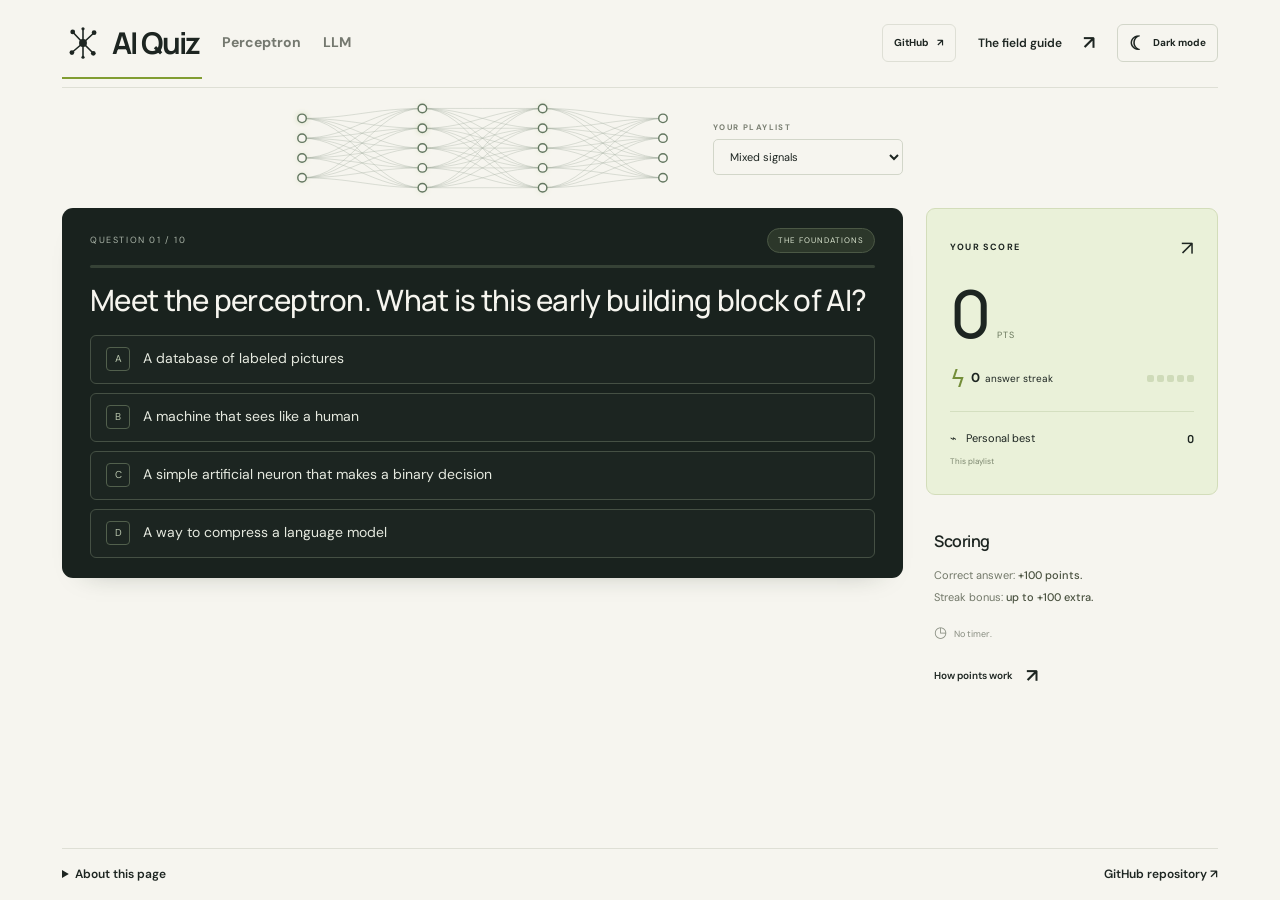
<file: index.html>
<!doctype html>
<html lang="en">
<head>
  <meta charset="UTF-8">
  <meta name="viewport" content="width=device-width, initial-scale=1">
  <meta name="theme-color" content="#161b19">
  <meta name="description" content="Explore AI concepts with a quiz and interactive demonstrations.">
  <title>AI Quiz</title>
  <link rel="icon" href="favicon.svg" type="image/svg+xml">
  <script src="theme.js"></script>
  <link rel="stylesheet" href="styles.css?v=wide-demos">
  <script src="questions.js" defer></script>
  <script src="app.js?v=quiz-tabs" defer></script>
  <script src="arcade.js?v=hidden-games" defer></script>
  <script src="demo-frames.js" defer></script>
</head>
<body>
  <div class="page-shell">
    <header class="site-header">
      <nav class="site-tabs" role="tablist" aria-label="Explore AI">
        <button class="site-tab brand" id="tab-quiz" type="button" role="tab" aria-selected="true" aria-controls="panel-quiz"><svg class="brand-mark" viewBox="0 0 48 48" fill="none" aria-hidden="true"><path d="M24 24 11 10M24 24 38 11M24 24 10 36M24 24 37 37M24 24V7M24 24v17" stroke="currentColor" stroke-width="2" stroke-linecap="round"/><circle cx="24" cy="24" r="5" fill="currentColor"/><circle cx="11" cy="10" r="3" fill="currentColor"/><circle cx="38" cy="11" r="3" fill="currentColor"/><circle cx="10" cy="36" r="3" fill="currentColor"/><circle cx="37" cy="37" r="3" fill="currentColor"/><circle cx="24" cy="6" r="2" fill="currentColor"/><circle cx="24" cy="42" r="2" fill="currentColor"/></svg> AI Quiz</button>
        <button class="site-tab" id="tab-perceptron" type="button" role="tab" aria-selected="false" aria-controls="panel-perceptron" tabindex="-1">Perceptron</button>
        <button class="site-tab" id="tab-llm" type="button" role="tab" aria-selected="false" aria-controls="panel-llm" tabindex="-1">LLM</button>
      </nav>
      <nav class="header-actions" aria-label="Page links and settings">
        <a class="github-link" href="https://github.com/jonasatgit/AIQuiz">GitHub <span aria-hidden="true">↗</span></a>
        <button class="text-button" id="glossary-open">The field guide <span aria-hidden="true">↗</span></button>
        <button class="theme-toggle" id="theme-toggle" type="button" aria-label="Dark mode" aria-pressed="false" title="Toggle dark mode"><span class="theme-icon" aria-hidden="true">☾</span><span class="theme-label">Dark mode</span></button>
      </nav>
    </header>

    <main>
      <section class="arcade" id="panel-quiz" role="tabpanel" aria-labelledby="tab-quiz" tabindex="0">
        <div class="section-top">
          <h1 class="sr-only">AI Quiz</h1>
          <div class="quiz-toolbar">
            <div class="neural-art">
              <button class="network-secret network-secret-left" id="all-questions-open" type="button" aria-label="Play all questions" title="Play all questions">↗</button>
              <svg id="neural-network" viewBox="0 0 620 150" aria-hidden="true"><g id="network-lines"></g><g id="network-pulses"></g><g id="network-nodes"></g></svg>
              <button class="network-secret network-secret-right" id="bonus-secret-open" type="button" aria-label="Play Neuron Run" title="Play Neuron Run">↗</button>
            </div>
            <div class="mode-wrap"><label for="mode">YOUR PLAYLIST</label><select id="mode"><option value="mixed">Mixed signals</option><option value="foundations">The foundations</option><option value="mechanics">Inside the model</option><option value="language">Language &amp; trust</option><option value="all" hidden>All questions</option></select></div>
          </div>
        </div>
        <div class="game-layout">
          <div class="quiz-panel" id="quiz-panel">
            <div class="quiz-top"><span id="question-counter">QUESTION 01 / 10</span><span class="topic-pill" id="topic-pill">THE FOUNDATIONS</span></div>
            <div class="progress-track" role="progressbar" aria-label="Quiz progress" aria-valuemin="0" aria-valuemax="10" aria-valuenow="0" id="progress"><div id="progress-fill"></div></div>
            <div id="question-view">
              <h3 id="question-title" tabindex="-1"></h3>
              <div class="answers" id="answers" role="group" aria-labelledby="question-title"></div>
              <div id="explanation" class="explanation" hidden role="region" aria-label="Answer explanation">
                <div class="explanation-heading"><span id="answer-verdict"></span><span id="points-earned"></span></div>
                <p id="explanation-text"></p>
                <div class="analogy"><span>THINK OF IT THIS WAY</span><p id="analogy-text"></p></div>
              </div>
              <div class="quiz-bottom" id="quiz-bottom" hidden><button class="next-button" id="next-button" hidden>Next question <span aria-hidden="true">↗</span></button></div>
            </div>
            <div id="result-view" hidden>
              <div class="result-symbol" aria-hidden="true">✳</div><div class="eyebrow" id="result-eyebrow">TEN QUESTIONS. NEW CONNECTIONS.</div>
              <h3 id="result-title">A brighter mind.</h3><p id="result-message"></p>
              <div class="result-score"><span id="final-score">0</span><span id="maximum-score">/ 1,750 POINTS</span></div>
              <div class="result-stats"><span><strong id="final-correct"></strong> correct</span><span><strong id="final-streak"></strong> best streak</span></div>
              <p id="record-message"></p>
              <div class="result-actions"><button class="primary-button" id="play-again">Make more connections ↗</button><button class="text-button" id="share-result">Copy result</button></div>
              <p id="share-status" role="status"></p>
              <div class="bonus-card">
                <div><span class="eyebrow">BONUS GAME</span><h4>Neuron Run</h4><p>Pilot a little AI robot across moving neurons.</p></div>
                <button class="primary-button" id="bonus-open">Play bonus <span aria-hidden="true">↗</span></button>
              </div>
            </div>
          </div>
          <aside class="side-column" aria-label="Your score and scoring rules">
            <div class="score-card">
              <div class="score-card-top"><span class="eyebrow">YOUR SCORE</span><span aria-hidden="true">↗</span></div>
              <div class="score-number"><span id="score">0</span><span>PTS</span></div>
              <div class="streak-display"><span aria-hidden="true">ϟ</span><strong id="streak">0</strong><span>answer streak</span><span class="streak-dots" id="streak-dots" aria-hidden="true"><i></i><i></i><i></i><i></i><i></i></span></div>
              <div class="personal-best"><span>⌁ &nbsp; Personal best</span><strong id="personal-best">0</strong></div>
              <span class="best-caption" id="best-caption">This playlist</span>
            </div>
            <div class="how-card"><h3>Scoring</h3><p>Correct answer: <strong>+100 points.</strong><br>Streak bonus: <strong>up to +100 extra.</strong></p><div class="no-timer"><span aria-hidden="true">◷</span> No timer.</div><button id="rules-open" class="text-button">How points work <span aria-hidden="true">↗</span></button></div>
          </aside>
        </div>
      </section>
      <section class="demo-panel" id="panel-perceptron" role="tabpanel" aria-labelledby="tab-perceptron" tabindex="0" hidden>
        <iframe title="Interactive perceptron laboratory" data-src="demos/index.html"></iframe>
      </section>
      <section class="demo-panel" id="panel-llm" role="tabpanel" aria-labelledby="tab-llm" tabindex="0" hidden>
        <iframe title="Interactive LLM walkthrough" data-src="demos/llm.html"></iframe>
      </section>
    </main>
    <footer class="site-footer" id="site-footer">
      <details class="footer-about" id="footer-about">
        <summary>About this page</summary>
        <p>A static, browser-based AI vocabulary quiz. This website and its code were created with AI assistance. The content is educational and may contain errors. The site is provided “as is,” without warranties.</p>
      </details>
      <a href="https://github.com/jonasatgit/AIQuiz">GitHub repository <span aria-hidden="true">↗</span></a>
    </footer>
  </div>
  <div class="sr-only" id="announcer" aria-live="polite" aria-atomic="true"></div>
  <p class="storage-notice" id="storage-notice" role="status" hidden></p>
  <dialog id="glossary-dialog" aria-labelledby="glossary-title"><div class="dialog-top"><div><span class="eyebrow">THE POCKET FIELD GUIDE</span><h2 id="glossary-title">Jargon, translated.</h2></div><button class="close-button" data-close="glossary-dialog" aria-label="Close field guide">×</button></div><label class="sr-only" for="glossary-search">Search concepts</label><input id="glossary-search" type="search" placeholder="Find a concept..." autocomplete="off"><div id="glossary-list"></div></dialog>
  <dialog id="rules-dialog" aria-labelledby="rules-title"><div class="dialog-top"><h2 id="rules-title">A little momentum.</h2><button class="close-button" data-close="rules-dialog" aria-label="Close scoring rules">×</button></div><p>Every correct answer earns <strong>100 points</strong>. Consecutive correct answers add a streak bonus:</p><div class="rules-grid"><span>1st correct</span><strong>100 pts</strong><span>2nd in a row</span><strong>125 pts</strong><span>3rd in a row</span><strong>150 pts</strong><span>4th in a row</span><strong>175 pts</strong><span>5th and beyond</span><strong>200 pts</strong></div><p>A wrong answer earns 0 and resets the streak, but never subtracts points. A perfect 10-question run earns <strong>1,750 points</strong>. There's no speed bonus, so take your time.</p><p class="muted">Personal bests stay in this browser, separately for each playlist. This is a personal challenge, not a global leaderboard.</p></dialog>
  <dialog id="switch-dialog" aria-labelledby="switch-title"><h2 id="switch-title">Try a different playlist?</h2><p>Your current run will restart. Your saved personal bests will stay.</p><div class="switch-actions"><button class="primary-button" id="confirm-switch">Switch playlist</button><button class="text-button" id="cancel-switch">Keep playing</button></div></dialog>
  <dialog id="bonus-dialog" aria-labelledby="bonus-title" aria-describedby="bonus-instructions">
    <div class="dialog-top"><div><span class="eyebrow">BONUS ARCADE</span><h2 id="bonus-title">Neuron Run</h2></div><button class="close-button" data-close="bonus-dialog" aria-label="Close bonus game">×</button></div>
    <p id="bonus-instructions">Pilot your AI robot across moving neurons. Token +10, vector +25. Every 100 collected points earns a life; quiz points stay separate.</p>
    <div class="bonus-stats"><div><span>LAYER</span><strong id="bonus-layer">1 / 3</strong></div><div><span>BONUS POINTS</span><strong id="bonus-score">0</strong></div><div><span>LIVES</span><strong id="bonus-lives">3</strong></div></div>
    <div class="bonus-stage" id="bonus-stage">
      <canvas id="bonus-canvas" width="760" height="360" tabindex="0" aria-label="Neuron Run AI robot game. Use left and right arrows or A and D to move, and Space, W, or Up arrow to jump." aria-describedby="bonus-instructions">Your browser needs canvas support to play the bonus game.</canvas>
      <div class="bonus-loot-hud"><span id="bonus-life-label">NEXT LIFE <strong id="bonus-life-progress">0 / 100</strong></span><progress id="bonus-life-meter" value="0" max="100" aria-labelledby="bonus-life-label"></progress><span class="bonus-loot-key"><span>Token +10</span><span>Vector +25</span></span></div>
      <div class="game-overlay" id="bonus-overlay">
        <div><span class="game-overlay-label">READY, SIGNAL?</span><h3 id="bonus-overlay-title">Make the leap.</h3><p id="bonus-overlay-copy">Reach the gate at the end of each layer.</p><button class="primary-button" id="bonus-start">Start game</button></div>
      </div>
    </div>
    <p class="bonus-feedback" id="bonus-feedback" role="status" aria-atomic="true">Ready when you are.</p>
    <div class="gamepad" role="group" aria-label="Game controls">
      <button class="gamepad-button" data-game-control="left" type="button" aria-label="Move left" disabled>←</button>
      <button class="gamepad-button" data-game-control="right" type="button" aria-label="Move right" disabled>→</button>
      <button class="gamepad-button gamepad-jump" data-game-control="jump" type="button" aria-label="Jump" disabled>↑ &nbsp; JUMP</button>
    </div>
    <div class="bonus-controls"><span>← → or A / D to move &nbsp; · &nbsp; Space, W or ↑ to jump<br>Mouse: move, release, then click Jump.</span><button class="text-button" id="bonus-pause" disabled>Pause</button></div>
  </dialog>
  <noscript><div class="noscript">Please enable JavaScript to play AI Quiz. Everything runs in your browser; no account or AI service is needed.</div></noscript>
</body>
</html>
</file>
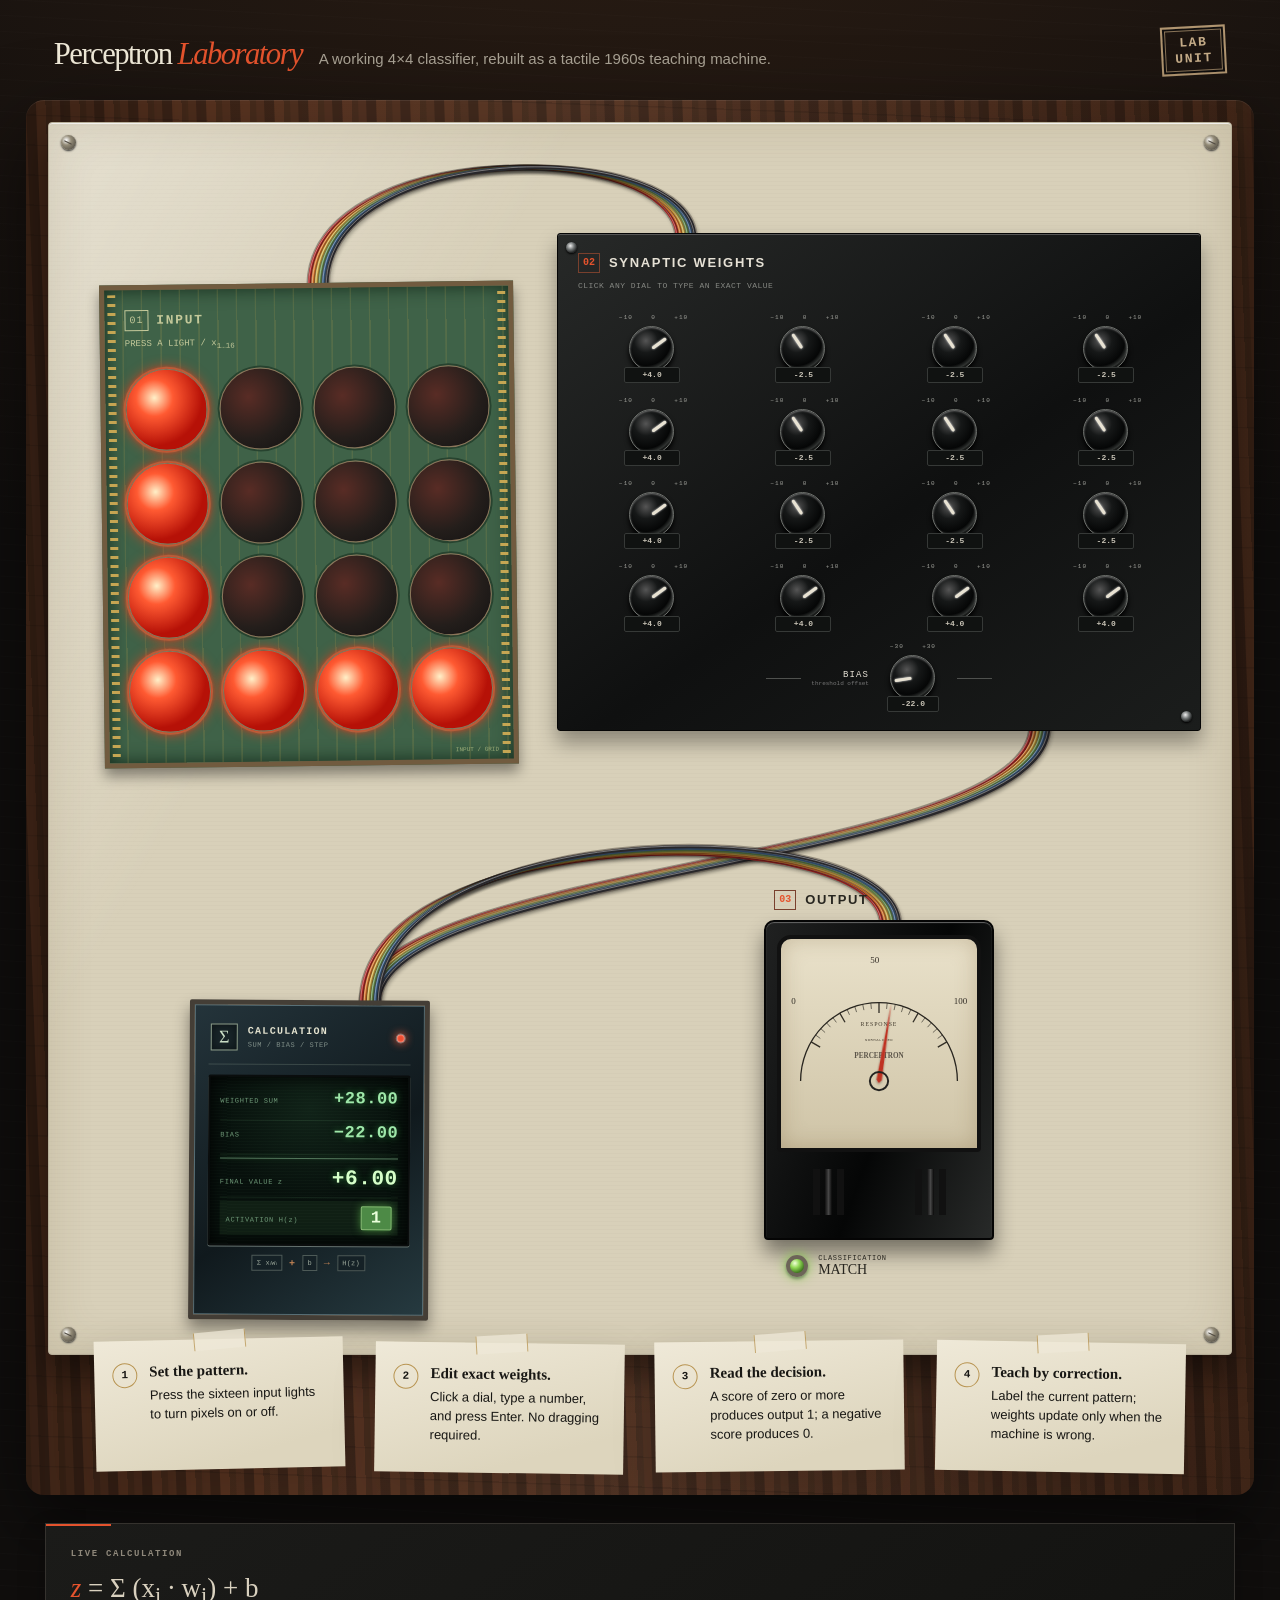
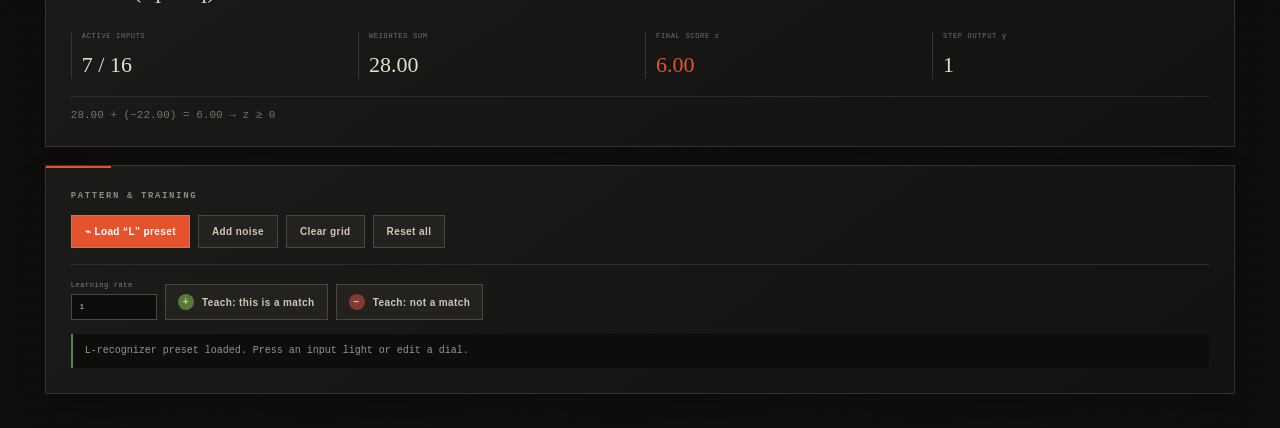
<file: demos/index.html>
<!doctype html>
<html lang="en">
<head>
  <meta charset="utf-8" />
  <meta name="viewport" content="width=device-width, initial-scale=1" />
  <meta name="theme-color" content="#17120f" />
  <meta name="description" content="An interactive, vintage-inspired 4×4 perceptron laboratory." />
  <title>Perceptron Laboratory — Interactive Classifier</title>
  <script>
    (() => {
      const param = new URLSearchParams(window.location.search).get("clawpilotTheme");
      const theme =
        param || (window.matchMedia("(prefers-color-scheme: dark)").matches ? "dark" : "light");
      document.documentElement.setAttribute("data-theme", theme);
    })();
  </script>
  <link rel="stylesheet" href="styles.css?v=lab-stamp" />
  <link rel="stylesheet" href="llm.css" />
</head>
<body class="perceptron-page">
  <main class="site-shell">
    <header class="hero">
      <div class="hero-row">
        <div>
          <h1>Perceptron <span>Laboratory</span></h1>
          <p>A working 4×4 classifier, rebuilt as a tactile 1960s teaching machine.</p>
        </div>
        <div class="model-plate" aria-label="Perceptron laboratory unit">
          <span>LAB</span><span>UNIT</span>
        </div>
      </div>
    </header>

    <section class="workbench" aria-label="Interactive perceptron workbench">
      <div class="bench-glow"></div>
      <div class="baseplate">
        <i class="screw s1"></i><i class="screw s2"></i><i class="screw s3"></i><i class="screw s4"></i>

        <svg class="wire-layer" id="wireLayer" aria-hidden="true">
          <defs>
            <filter id="cableShadow" x="-30%" y="-30%" width="160%" height="160%">
              <feDropShadow dx="1.5" dy="2.5" stdDeviation="1.5" flood-color="#000" flood-opacity=".48"/>
            </filter>
          </defs>
          <g id="wirePaths"></g>
        </svg>

        <section class="led-module" aria-labelledby="inputs-heading">
          <div class="pcb-traces" aria-hidden="true"></div>
          <div class="led-title"><span>01</span> <h2 id="inputs-heading">INPUT</h2></div>
          <p class="led-caption">PRESS A LIGHT / x<sub>1…16</sub></p>
          <div class="led-grid" id="ledGrid" role="group" aria-label="Input lights"></div>
          <span class="pcb-label">INPUT / GRID</span>
        </section>

        <section class="machine-panel weight-panel" aria-labelledby="weights-heading">
          <div class="panel-header"><span>02</span><h2 id="weights-heading">Synaptic weights</h2></div>
          <p class="panel-caption">Click any dial to type an exact value</p>
          <div class="knob-grid" id="knobGrid"></div>
          <div class="bias-row">
            <span class="bias-line"></span>
            <div class="bias-label"><b>BIAS</b><small>threshold offset</small></div>
            <div id="biasMount"></div>
            <span class="bias-line"></span>
          </div>
        </section>

        <section class="compute-module" aria-labelledby="compute-heading">
          <div class="compute-header">
            <span class="compute-index">Σ</span>
            <div><h2 id="compute-heading">CALCULATION</h2><small>SUM / BIAS / STEP</small></div>
            <span class="compute-status" id="circuitLed" aria-hidden="true"></span>
          </div>
          <div class="digital-screen" aria-live="polite" aria-atomic="true">
            <div class="digital-row"><span>WEIGHTED SUM</span><strong id="moduleWeightedSum">+28.00</strong></div>
            <div class="digital-row"><span>BIAS</span><strong id="moduleBias">−22.00</strong></div>
            <div class="digital-divider"></div>
            <div class="digital-row primary"><span>FINAL VALUE z</span><strong id="moduleFinalZ">+6.00</strong></div>
            <div class="digital-row activation"><span>ACTIVATION H(z)</span><strong id="moduleActivation">1</strong></div>
          </div>
          <div class="compute-flow"><span>Σ xᵢwᵢ</span><b>+</b><span>b</span><b>→</b><span>H(z)</span></div>
        </section>

        <section class="meter-module" aria-labelledby="output-heading">
          <div class="meter-label"><span>03</span><h2 id="output-heading">Output</h2></div>
          <div class="meter-case">
            <div class="meter-face">
              <svg viewBox="0 0 300 175" role="img" aria-label="Analog response meter">
                <defs><filter id="shadow"><feDropShadow dx="0" dy="2" stdDeviation="1.5" flood-opacity=".4"/></filter></defs>
                <path d="M30 145 A120 120 0 0 1 270 145" class="meter-arc"/>
                <g id="meterTicks"></g>
                <text x="150" y="60" text-anchor="middle" class="meter-zero">RESPONSE</text>
                <text x="150" y="83" text-anchor="middle" class="meter-unit">NORMALIZED</text>
                <text x="150" y="110" text-anchor="middle" class="meter-brand">PERCEPTRON</text>
                <g id="needleGroup" transform="rotate(-60 150 145)" filter="url(#shadow)">
                  <path d="M150 148 L146 143 L150 25 L154 143 Z" class="needle"/>
                </g>
                <circle cx="150" cy="145" r="14" class="needle-hub"/>
              </svg>
              <div class="meter-numbers"><span>0</span><span>50</span><span>100</span></div>
            </div>
            <div class="meter-base"><span></span><span></span></div>
          </div>
          <div class="result-lamp-row">
            <span class="result-lamp" id="resultLamp"></span>
            <div><small>CLASSIFICATION</small><strong id="classificationText">MATCH</strong></div>
          </div>
        </section>
      </div>

      <ol class="sticky-notes" aria-label="Getting started">
        <li class="sticky-note"><span class="sticky-number">1</span><p><strong>Set the pattern.</strong> Press the sixteen input lights to turn pixels on or off.</p></li>
        <li class="sticky-note"><span class="sticky-number">2</span><p><strong>Edit exact weights.</strong> Click a dial, type a number, and press Enter. No dragging required.</p></li>
        <li class="sticky-note"><span class="sticky-number">3</span><p><strong>Read the decision.</strong> A score of zero or more produces output 1; a negative score produces 0.</p></li>
        <li class="sticky-note"><span class="sticky-number">4</span><p><strong>Teach by correction.</strong> Label the current pattern; weights update only when the machine is wrong.</p></li>
      </ol>
    </section>

    <section class="console" aria-label="Perceptron controls and readout">
      <article class="readout-card">
        <div class="card-kicker">LIVE CALCULATION</div>
        <div class="formula"><span>z</span> = Σ (x<sub>i</sub> · w<sub>i</sub>) + b</div>
        <div class="score-row">
          <div><small>ACTIVE INPUTS</small><strong id="activeCount">7 / 16</strong></div>
          <div><small>WEIGHTED SUM</small><strong id="weightedSum">28.00</strong></div>
          <div class="score-primary"><small>FINAL SCORE z</small><strong id="finalScore">6.00</strong></div>
          <div><small>STEP OUTPUT ŷ</small><strong id="binaryOutput">1</strong></div>
        </div>
        <p id="equationDetail" class="equation-detail">28.00 + (−22.00) = 6.00 → z ≥ 0</p>
      </article>

      <article class="control-card">
        <div class="card-kicker">PATTERN &amp; TRAINING</div>
        <div class="button-row">
          <button class="btn btn-primary" id="loadLBtn"><span>⌁</span> Load “L” preset</button>
          <button class="btn" id="noiseBtn">Add noise</button>
          <button class="btn" id="clearBtn">Clear grid</button>
          <button class="btn" id="resetBtn">Reset all</button>
        </div>
        <div class="training-row">
          <label>Learning rate <input id="learningRate" type="number" min="0.01" max="10" step="0.1" value="1" /></label>
          <button class="teach positive" id="teachYesBtn"><span>+</span> Teach: this is a match</button>
          <button class="teach negative" id="teachNoBtn"><span>−</span> Teach: not a match</button>
        </div>
        <div class="status-line" id="statusLine" role="status" aria-live="polite">L-recognizer preset loaded. Press an input light or edit a dial.</div>
      </article>
    </section>

  </main>

  <div class="dial-editor" id="dialEditor" hidden>
    <div class="editor-pointer"></div>
    <label id="editorLabel" for="dialInput">WEIGHT 01</label>
    <div class="editor-input-row">
      <button id="decrementBtn" aria-label="Decrease value">−</button>
      <input id="dialInput" type="number" min="-30" max="30" step="0.1" inputmode="decimal" />
      <button id="incrementBtn" aria-label="Increase value">+</button>
    </div>
    <div class="editor-actions"><button id="cancelEdit">Cancel</button><button id="applyEdit">Apply</button></div>
  </div>

  <script src="app.js?v=wide-workbench"></script>
  <script src="embed.js"></script>
</body>
</html>
</file>
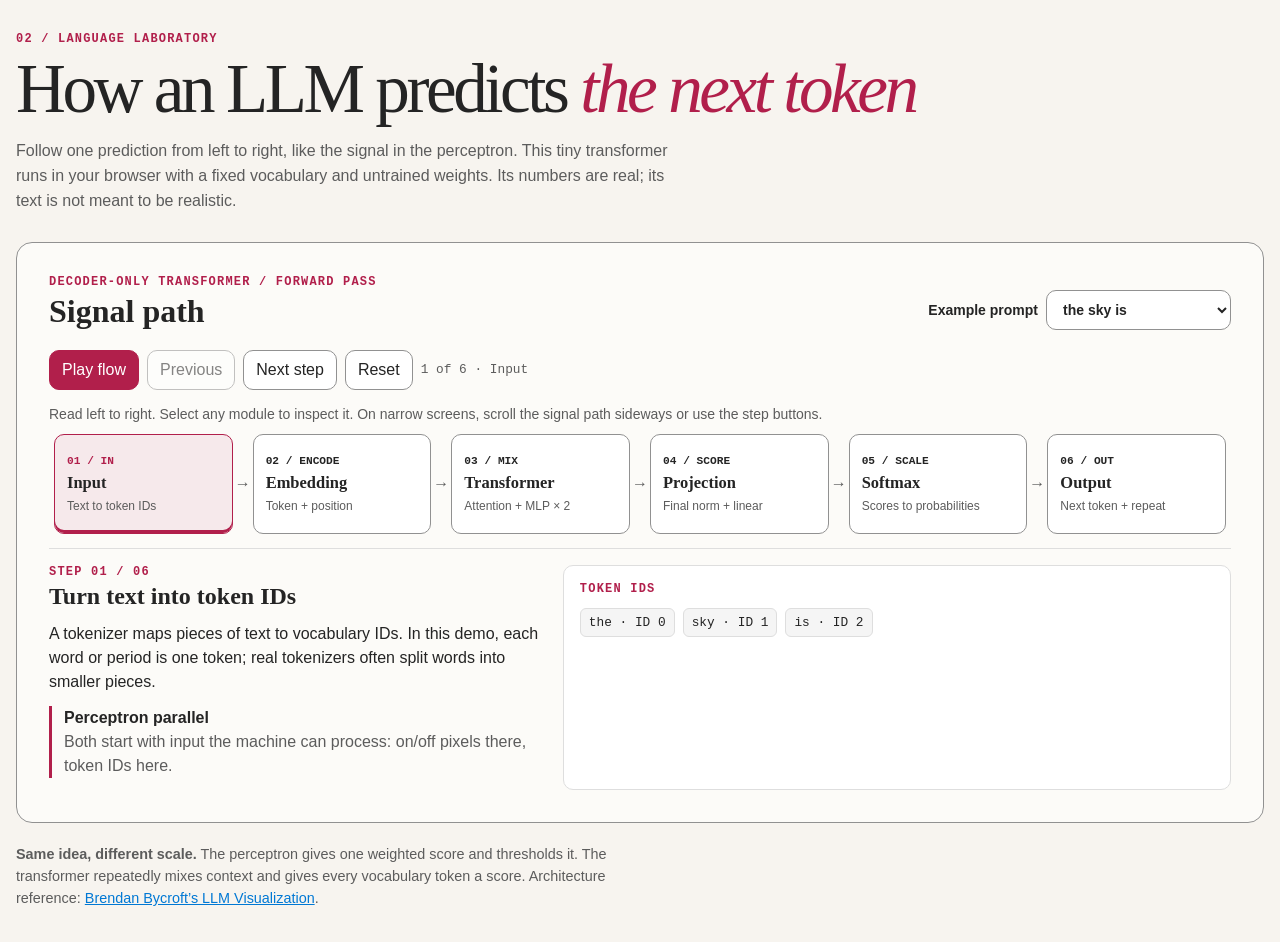
<file: demos/llm.html>
<!doctype html>
<html lang="en">
<head>
  <meta charset="utf-8" />
  <meta name="viewport" content="width=device-width, initial-scale=1" />
  <meta name="description" content="Follow an animated next-token prediction through a tiny decoder-only transformer." />
  <title>LLM | Perceptron Laboratory</title>
  <script>
    (() => {
      const param = new URLSearchParams(window.location.search).get("clawpilotTheme");
      const theme =
        param || (window.matchMedia("(prefers-color-scheme: dark)").matches ? "dark" : "light");
      document.documentElement.setAttribute("data-theme", theme);
    })();
  </script>
  <link rel="stylesheet" href="styles.css" />
  <link rel="stylesheet" href="llm.css" />
  <script src="llm.js" defer></script>
  <script src="embed.js" defer></script>
</head>
<body class="llm-page">
  <main class="site-shell">
    <header class="llm-hero">
      <div class="llm-kicker">02 / Language laboratory</div>
      <h1>How an LLM predicts <span>the next token</span></h1>
      <p>Follow one prediction from left to right, like the signal in the perceptron. This tiny transformer runs in your browser with a fixed vocabulary and untrained weights. Its numbers are real; its text is not meant to be realistic.</p>
    </header>

    <section class="llm-bench" aria-labelledby="bench-heading">
      <div class="llm-bench-head">
        <div>
          <div class="llm-kicker">Decoder-only transformer / forward pass</div>
          <h2 id="bench-heading">Signal path</h2>
        </div>
        <label class="llm-prompt">Example prompt
          <select id="llm-prompt">
            <option value="the sky is">the sky is</option>
            <option value="the sky is blue">the sky is blue</option>
            <option value="the sky is gray today">the sky is gray today</option>
          </select>
        </label>
      </div>
      <div class="llm-transport" aria-label="Playback controls">
        <button type="button" class="llm-primary" id="llm-play">Play flow</button>
        <button type="button" id="llm-prev">Previous</button>
        <button type="button" id="llm-next">Next step</button>
        <button type="button" id="llm-reset">Reset</button>
        <span id="llm-progress" role="status"></span>
      </div>
      <p class="llm-rail-hint">Read left to right. Select any module to inspect it. On narrow screens, scroll the signal path sideways or use the step buttons.</p>
      <div class="llm-scroll" id="llm-scroll">
        <ol class="llm-flow" id="llm-flow" aria-label="Prediction stages">
          <li><button type="button" data-step="0" aria-pressed="true"><span class="llm-stage-num">01 / IN</span><strong>Input</strong><small>Text to token IDs</small></button></li>
          <li><button type="button" data-step="1" aria-pressed="false"><span class="llm-stage-num">02 / ENCODE</span><strong>Embedding</strong><small>Token + position</small></button></li>
          <li><button type="button" data-step="2" aria-pressed="false"><span class="llm-stage-num">03 / MIX</span><strong>Transformer</strong><small>Attention + MLP × 2</small></button></li>
          <li><button type="button" data-step="3" aria-pressed="false"><span class="llm-stage-num">04 / SCORE</span><strong>Projection</strong><small>Final norm + linear</small></button></li>
          <li><button type="button" data-step="4" aria-pressed="false"><span class="llm-stage-num">05 / SCALE</span><strong>Softmax</strong><small>Scores to probabilities</small></button></li>
          <li><button type="button" data-step="5" aria-pressed="false"><span class="llm-stage-num">06 / OUT</span><strong>Output</strong><small>Next token + repeat</small></button></li>
        </ol>
      </div>
      <div class="llm-inspector">
        <div class="llm-explanation">
          <div class="llm-kicker" id="llm-step-label">Step 01 / 06</div>
          <h3 id="llm-step-title">Turn text into token IDs</h3>
          <p id="llm-step-detail"></p>
          <p class="llm-comparison"><strong>Perceptron parallel</strong> <span id="llm-parallel"></span></p>
        </div>
        <div class="llm-signal" id="llm-signal" role="region" aria-labelledby="llm-trace-label">
          <div class="llm-kicker" id="llm-trace-label">Signal trace</div>
          <div id="llm-block" hidden>
            <label>Transformer block <select id="llm-block-number"><option value="0">Block 1</option><option value="1" selected>Block 2</option></select></label>
            <p class="llm-block-hint">A bypass carries the original vector around each branch to the residual add.</p>
            <div class="llm-block-flow" role="group" aria-label="Transformer operations">
            <div class="llm-branch">
              <div><button type="button" data-operation="0">Norm</button><button type="button" data-operation="1">Causal attention</button><button type="button" data-operation="2">Add</button></div>
              <span class="llm-bypass">Residual bypass →</span>
            </div>
            <div class="llm-branch">
              <div><button type="button" data-operation="3">Norm</button><button type="button" data-operation="4">MLP · ReLU</button><button type="button" data-operation="5">Add</button></div>
              <span class="llm-bypass">Residual bypass →</span>
            </div>
            </div>
          </div>
          <div id="llm-trace"></div>
          <div id="llm-attention" hidden>
            <p class="llm-block-hint">Each head assigns weights to the current and earlier positions. Future positions are masked, so they get zero weight.</p>
            <label>Inspect query position <select id="llm-query"></select></label>
            <div id="llm-weights"></div>
          </div>
          <button type="button" id="llm-append" hidden>Append token and replay</button>
          <p id="llm-limit" hidden>Demo limit reached (12 tokens). Reset to start again.</p>
        </div>
      </div>
    </section>
    <aside class="llm-reference">
      <strong>Same idea, different scale.</strong> The perceptron gives one weighted score and thresholds it. The transformer repeatedly mixes context and gives every vocabulary token a score. Architecture reference: <a href="https://bbycroft.net/llm">Brendan Bycroft’s LLM Visualization</a>.
    </aside>
  </main>
</body>
</html>
</file>
<file: styles.css>
@import url('https://fonts.googleapis.com/css2?family=DM+Sans:wght@400;450;500;550;600;650;700&family=Manrope:wght@400;500;600;650;700;750;800&display=swap');

:root{--ink:#1d2521;--paper:#f6f5ef;--muted:#74786f;--lime:#d8f97a;--line:#dedfd5;--dark:#19221e;--coral:#ffb5a0;--body:"DM Sans",sans-serif;--display:"Manrope",sans-serif}
*{box-sizing:border-box}body{margin:0;background:var(--paper);color:var(--ink);font:15px/1.6 var(--body);-webkit-font-smoothing:antialiased}button,input,select{font:inherit}button,a,input,select{-webkit-tap-highlight-color:transparent}button,select{cursor:pointer}button{color:inherit}a{color:inherit;text-decoration:none}button:focus-visible,a:focus-visible,select:focus-visible,input:focus-visible{outline:3px solid #819d32;outline-offset:5px}button{border:0}button:disabled{cursor:default}button:hover:not(:disabled){filter:brightness(.96)}[hidden]{display:none!important}.page-shell{max-width:1320px;padding:0 62px;margin:auto}.site-header{height:104px;display:flex;align-items:center;border-bottom:1px solid var(--line);gap:30px}.brand{font-family:var(--display);font-size:30px;font-weight:800;letter-spacing:-1.6px;display:flex;align-items:center;gap:10px}.brand-mark{font-size:42px;font-weight:400;line-height:1}.brand-dot{color:#7c9e2b;margin-left:-9px}.header-caption{font-size:10px;letter-spacing:2px;color:var(--muted);margin-left:17px}.text-button{background:none;padding:7px 0;font-size:12px;font-weight:600;display:inline-flex;align-items:center;gap:21px}.site-header>.text-button{margin-left:auto}.text-button span{font-size:19px}.hero{display:grid;grid-template-columns:1.15fr 1fr;min-height:395px;align-items:center;gap:22px;padding:26px 0 32px}.eyebrow{font-size:10px;letter-spacing:1.8px;font-weight:700;line-height:1.5}.hero .eyebrow{display:flex;gap:9px;align-items:center}.live-dot{height:6px;width:6px;background:#779a2b;border-radius:50%;box-shadow:0 0 0 4px #dce5bc77}h1{font-family:var(--display);font-size:clamp(44px,5.1vw,68px);font-weight:600;letter-spacing:-3.8px;line-height:1.08;margin:22px 0 19px}.serif-word{font-family:Georgia,serif;font-weight:400;font-style:italic;letter-spacing:-3px}.lime-period{color:#91ae38}.hero-copy>p{font-size:13px;color:#686e65;line-height:1.8}.hero-meta{display:flex;gap:27px;font-size:10px;margin-top:24px;color:#626a60}.hero-meta span span{font-size:16px;vertical-align:middle;margin-right:5px}.neural-art{position:relative;height:330px;overflow:hidden;background:radial-gradient(ellipse at center,#e7ecd9 0,transparent 65%)}.neural-art svg{width:100%;height:100%;position:relative;z-index:1}.orbit{position:absolute;border:1px solid #c9d0bc;border-radius:50%;height:235px;width:235px;left:50%;top:50%;margin:-117px;transform:rotate(-30deg) scaleX(1.7);opacity:.45}.orbit-two{transform:rotate(44deg) scaleX(1.45);height:250px;width:250px;margin:-125px}.art-label{position:absolute;z-index:2;background:#f9faf3c9;border:1px solid #dfe3d3;backdrop-filter:blur(8px);padding:6px 12px;border-radius:5px;font:10px var(--body);color:#58634b;animation:float 7s ease-in-out infinite}.label-one{left:5%;top:27%}.label-two{right:1%;bottom:27%;animation-delay:-3s}.art-label:before{content:"";display:inline-block;width:5px;height:5px;background:#94b253;border-radius:50%;margin-right:7px}.art-coordinate{position:absolute;bottom:2px;left:50%;transform:translateX(-50%);white-space:nowrap;font-size:8px;letter-spacing:1.6px;color:#8a917f}.floating-spark{position:absolute;top:15px;right:36px;font-size:33px;color:#8b9b67;animation:rotate 25s linear infinite}#network-lines{animation:breathe 7s ease-in-out infinite}#network-nodes circle{animation:nodePulse 4s ease-in-out infinite;transform-box:fill-box;transform-origin:center}
.section-top{display:flex;justify-content:space-between;align-items:center;margin:15px 0 22px}.section-number{color:#7b8072;font-size:9px}h2{font-family:var(--display);font-weight:600;font-size:27px;letter-spacing:-1.1px;line-height:1.3;margin:7px 0 0}.mode-wrap{display:flex;flex-direction:column;gap:5px}.mode-wrap label{font-size:8px;font-weight:700;letter-spacing:1.4px;color:#7a7f72}.mode-wrap select{width:190px;background:transparent;border:1px solid #d2d6c9;border-radius:5px;padding:9px 12px;font-size:11px;color:var(--ink)}.game-layout{display:grid;grid-template-columns:minmax(0,1fr) 292px;gap:23px;align-items:start}.quiz-panel{background:var(--dark);color:var(--paper);border-radius:11px;min-height:527px;padding:29px 34px 20px;position:relative;overflow:hidden;box-shadow:0 14px 28px -24px #17291a66}.quiz-top{display:flex;justify-content:space-between;align-items:center;gap:12px;font-size:9px;letter-spacing:1.6px;color:#aab4a8}.topic-pill{font-size:8px;letter-spacing:1px;color:#d9e3ce;border:1px solid #4b5845;background:#2c372a;border-radius:20px;padding:5px 10px}.progress-track{height:3px;background:#364236;border-radius:5px;margin:20px 0 30px;overflow:hidden}.progress-track>div{height:100%;width:0;background:var(--lime);transition:width .5s ease}.question-intro{display:flex;gap:8px;align-items:center;font-size:8px;letter-spacing:1.6px;color:#a1ad95}.little-star{font-size:20px;color:var(--lime);line-height:1}#question-title{font:500 clamp(23px,2.1vw,29px)/1.35 var(--display);letter-spacing:-.7px;margin:12px 0 24px;min-height:78px;outline:none;max-width:590px}.answers{display:grid;gap:9px}.answer{border:1px solid #455044;background:#ffffff03;display:flex;align-items:center;text-align:left;gap:13px;border-radius:6px;width:100%;padding:12px 15px;color:#e5e9df;font-size:11px;line-height:1.55;min-height:49px;transition:background .18s,border .18s,transform .18s}.answer:not(:disabled):hover{background:#d8f97a0c;border-color:#a6bd6d;transform:translateX(3px)}.answer-letter{font-size:10px;display:grid;place-items:center;flex-shrink:0;width:24px;height:24px;border:1px solid #52604d;border-radius:4px;color:#b8c5ac}.answer-icon{margin-left:auto;font-size:17px;flex-shrink:0}.answer.correct{background:#d8f97a13;border-color:#b6d473;color:#e5f5c5}.answer.correct .answer-letter{background:var(--lime);border-color:var(--lime);color:var(--ink)}.answer.wrong{border-color:#d99480;background:#ffb5a00c;color:#ffd2c5}.answer.wrong .answer-letter{background:var(--coral);color:var(--ink);border-color:var(--coral)}.answer:disabled:not(.correct):not(.wrong){opacity:.48}.quiz-bottom{margin-top:20px;min-height:29px;display:flex;align-items:center;justify-content:space-between;gap:12px}#question-hint{font-size:10px;color:#92a08b}.next-button{background:var(--lime);color:var(--ink);padding:9px 15px;border-radius:5px;font-size:11px;font-weight:700;display:flex;gap:18px;align-items:center}.next-button span{font-size:18px}.explanation{margin-top:21px;padding:18px 19px;background:#f2f5e8;color:var(--ink);border-radius:6px;animation:slideIn .35s ease both}.explanation-heading{display:flex;justify-content:space-between;gap:12px;font-size:12px;font-weight:700}.explanation-heading #points-earned{color:#547126;white-space:nowrap}.explanation>p{font-size:12px;line-height:1.8;margin:9px 0 13px}.analogy{border-top:1px solid #d9dece;padding-top:12px}.analogy>span{font-size:8px;letter-spacing:1.2px;font-weight:700;color:#667452}.analogy p{font-size:11px;line-height:1.8;margin:4px 0 0;color:#526048}.side-column{display:grid;gap:18px}.score-card{border:1px solid #d3ddba;background:#eaf1d9;border-radius:9px;padding:23px}.score-card-top{display:flex;justify-content:space-between;align-items:center}.score-card-top .eyebrow{font-size:9px;letter-spacing:1.2px}.score-card-top>span:last-child{font-size:20px}.score-number{display:flex;align-items:baseline;gap:10px;line-height:1;margin:20px 0 23px}.score-number>span:first-child{font:500 66px/.9 var(--display);letter-spacing:-4px}.score-number>span:last-child{font-size:9px;color:#68765b;letter-spacing:1px}.score-pop{animation:scorePop .4s ease}.streak-display{display:flex;align-items:center;gap:5px;font-size:10px}.streak-display>span:first-child{font-size:24px;line-height:1;color:#748e39}.streak-display>strong{font-size:13px}.streak-dots{display:flex;gap:3px;margin-left:auto}.streak-dots i{width:7px;height:7px;background:#cfdbb9;border-radius:2px;transition:background .3s}.streak-dots i.active{background:#5e7b26}.personal-best{border-top:1px solid #d4dfc0;padding-top:18px;margin-top:20px;display:flex;justify-content:space-between;font-size:11px}.personal-best strong{font-family:var(--display)}.best-caption{font-size:8px;color:#7b866e}.how-card{padding:9px 8px 0}.small-icon{font-size:24px}.how-card h3{font:600 16px var(--display);letter-spacing:-.5px;margin:8px 0 12px}.how-card>p{font-size:11px;color:#727869;line-height:2}.how-card strong{color:#49513f;font-weight:500}.no-timer{font-size:9px;line-height:1.7;color:#888d80;margin:12px 0 8px}.no-timer span{font-size:15px;margin-right:5px}.how-card .text-button{font-size:10px;gap:13px}.learning-note{display:flex;gap:11px;padding:9px 8px 0;border-top:1px solid var(--line);color:#929883}.learning-note>span{font-size:22px}.learning-note p{font-size:10px;line-height:1.8;margin:7px 0}.bottom-strip{margin:47px 0 0;border-top:1px solid var(--line);border-bottom:1px solid var(--line);display:flex;align-items:center;gap:26px;padding:25px 0}.bottom-strip .eyebrow{font-size:8px;color:#818675}.bottom-strip p{font-family:Georgia,serif;font-size:19px;font-style:italic;letter-spacing:-.2px;margin:0}.strip-star{margin-left:auto;font-size:28px;color:#68794b}footer{display:flex;align-items:center;gap:30px;padding:27px 0 31px;color:#898c81;font-size:9px}.footer-brand{font-family:var(--display);font-size:19px;font-weight:800;letter-spacing:-1px;color:var(--ink)}footer>span:last-child{margin-left:auto}
#result-view{text-align:center;padding:0 15px 15px;animation:slideIn .4s ease}#result-view .eyebrow{color:#b4c29f;font-size:8px}.result-symbol{color:var(--lime);font-size:58px;line-height:1.2;margin:5px 0 18px;animation:rotate 25s linear infinite}#result-title{font:500 35px var(--display);letter-spacing:-1.5px;margin:13px 0 9px}#result-message{font-size:12px;color:#b6c1af;max-width:380px;margin:0 auto}.result-score{display:flex;flex-direction:column;margin:20px 0 12px}.result-score>span:first-child{font:500 68px/1.2 var(--display);color:var(--lime);letter-spacing:-3px}.result-score>span:last-child{font-size:9px;letter-spacing:1.8px;color:#99a58d}.result-stats{display:flex;justify-content:center;gap:24px;font-size:11px;color:#b8c2ad}.result-stats strong{color:var(--paper)}#record-message{color:var(--lime);font-size:11px;margin:14px 0}.result-actions{display:flex;align-items:center;justify-content:center;gap:23px;margin-top:19px}.primary-button{background:var(--lime);padding:12px 19px;border-radius:5px;color:var(--ink);font-weight:700;font-size:11px}#share-status{font-size:10px;color:#b8c2ad;min-height:16px;margin:9px 0 0}.confetti{position:fixed;top:-20px;z-index:20;pointer-events:none;width:8px;height:13px;animation:confettiFall 2.8s ease-in forwards}
dialog{border:1px solid #d3d9c6;border-radius:13px;background:var(--paper);color:var(--ink);padding:30px;max-width:620px;width:calc(100% - 32px);max-height:85dvh;box-shadow:0 25px 100px #0005}dialog::backdrop{background:#122017aa;backdrop-filter:blur(6px)}.dialog-top{display:flex;justify-content:space-between;align-items:flex-start;gap:16px}.dialog-top h2{margin-bottom:20px}.close-button{font-size:27px;line-height:1;background:transparent;padding:0 5px;color:#76816a}#glossary-search{width:100%;padding:12px 14px;background:#fff9;border:1px solid #ccd5bd;border-radius:5px;font-size:13px;margin:0 0 15px}#glossary-list{max-height:52dvh;overflow:auto;padding-right:10px}.glossary-entry{padding:16px 0;border-bottom:1px solid var(--line)}.glossary-entry h3{font:700 15px var(--display);margin:0 0 5px}.glossary-entry p{font-size:12px;color:#68715e;margin:0}.rules-grid{display:grid;grid-template-columns:1fr auto;gap:6px;background:#eaf1d9;padding:18px;border-radius:6px;font-size:13px}#rules-dialog p,#switch-dialog p{font-size:13px;line-height:1.9}.muted{color:#78816e}.switch-actions{display:flex;gap:25px;margin-top:22px}.storage-notice{position:fixed;bottom:12px;left:50%;transform:translateX(-50%);max-width:90vw;background:var(--ink);color:var(--paper);font-size:11px;padding:12px 18px;border:1px solid #8a9e65;border-radius:6px;z-index:30}.sr-only{position:absolute;width:1px;height:1px;padding:0;margin:-1px;overflow:hidden;clip:rect(0,0,0,0);white-space:nowrap;border:0}.noscript{position:fixed;inset:auto 0 0;padding:20px;background:var(--lime);text-align:center}.entering{animation:slideIn .35s ease both}
@keyframes slideIn{from{opacity:0;transform:translateY(12px)}to{opacity:1;transform:translateY(0)}}@keyframes float{50%{transform:translateY(-9px)}}@keyframes rotate{to{transform:rotate(360deg)}}@keyframes breathe{50%{opacity:.45}}@keyframes nodePulse{50%{opacity:.5;transform:scale(.8)}}@keyframes scorePop{50%{transform:scale(1.09);color:#68852c}}@keyframes confettiFall{to{transform:translate3d(var(--drift),105vh,0) rotate(620deg);opacity:0}}
@media(min-width:1000px){.hero-copy{animation:slideIn .7s ease both}.neural-art{animation:slideIn 1s .1s ease both}.arcade{animation:slideIn .7s .15s ease both}}
@media(min-width:1500px){.page-shell{max-width:1380px}.hero{min-height:420px}.neural-art{height:355px}.game-layout{grid-template-columns:minmax(0,1fr) 320px}.quiz-panel{padding:32px 38px}.answer{font-size:12px}}
@media(max-width:1000px){.page-shell{padding:0 32px}.game-layout{grid-template-columns:minmax(0,1fr) 255px;gap:18px}.quiz-panel{padding:25px}.hero{min-height:365px}.neural-art{height:290px}.header-caption{font-size:8px;margin-left:0}.hero-copy>p{font-size:12px}.desktop-break{display:none}.bottom-strip{gap:20px}.bottom-strip p{font-size:16px}.score-card{padding:20px}#question-title{font-size:24px}}
@media(max-width:760px){.page-shell{padding:0 23px}.site-header{height:80px}.brand{font-size:26px}.brand-mark{font-size:34px}.header-caption{display:none}.hero{grid-template-columns:1fr .8fr;min-height:335px;gap:0;padding:28px 0 20px}h1{font-size:47px;letter-spacing:-2.7px}.hero-copy>p{font-size:11px}.hero-meta{gap:12px;flex-direction:column;margin-top:17px}.neural-art{height:270px;margin-right:-20px;margin-left:-22px}.art-label{font-size:8px;padding:5px 7px}.label-one{left:0;top:27%}.label-two{right:1%;bottom:24%}.art-coordinate{font-size:6px;letter-spacing:.6px}.floating-spark{font-size:23px;right:24px;top:18px}.orbit{height:160px;width:160px;margin:-80px}.orbit-two{height:175px;width:175px;margin:-87px}.hero .eyebrow{font-size:8px;letter-spacing:1.2px}.game-layout{grid-template-columns:1fr}.side-column{grid-template-columns:1fr 1fr;gap:22px}.learning-note{display:none}.score-card{padding:20px}.score-number>span:first-child{font-size:53px}.score-number{margin:16px 0}.how-card{padding-top:2px}.quiz-panel{min-height:520px}.section-top h2{font-size:24px}.section-number{font-size:8px}.mode-wrap select{width:162px;font-size:10px}.section-top{gap:12px}.bottom-strip{flex-wrap:wrap;gap:9px;margin-top:30px}.bottom-strip .eyebrow{width:100%}.strip-star{position:absolute;right:25px}.bottom-strip p{font-size:18px}footer{gap:15px;font-size:8px}footer>span:last-child{display:none}}
@media(max-width:480px){.page-shell{padding:0 18px}.site-header>.text-button{font-size:10px;gap:10px}.hero{grid-template-columns:1fr;position:relative;min-height:344px;overflow:hidden}.hero-copy{position:relative;z-index:2;max-width:300px}h1{font-size:51px;margin-top:19px}.hero-copy>p{max-width:240px;font-size:11px}.hero-meta{gap:6px;font-size:9px}.neural-art{position:absolute;width:250px;right:-110px;top:38px;opacity:.38;pointer-events:none}.neural-art .art-label,.art-coordinate,.floating-spark{display:none}.hero-copy .eyebrow{font-size:8px}.section-top{margin-top:6px;align-items:end}.section-top h2{font-size:21px;letter-spacing:-.8px}.section-number{font-size:7px;letter-spacing:1px}.mode-wrap select{width:140px;padding:8px}.mode-wrap label{font-size:7px}.quiz-panel{padding:21px 19px 16px;border-radius:9px}.quiz-top{font-size:8px;letter-spacing:1px}.topic-pill{font-size:7px;letter-spacing:.7px}#question-title{font-size:24px;min-height:95px;margin:13px 0 23px}.answer{font-size:11px;padding:11px 12px;gap:11px;min-height:56px}.quiz-bottom{flex-wrap:wrap;gap:13px}.next-button{margin-left:auto}.side-column{gap:15px}.score-card{padding:15px}.score-card-top .eyebrow{font-size:7px;letter-spacing:.8px}.score-number>span:first-child{font-size:48px}.score-card-top>span:last-child{font-size:15px}.streak-display{font-size:8px;gap:4px}.streak-dots{gap:2px}.streak-dots i{width:4px;height:6px}.personal-best{font-size:9px;margin-top:16px;padding-top:14px}.best-caption{font-size:7px;display:block;margin-top:5px;line-height:1.6}.how-card h3{font-size:14px;margin-top:4px}.how-card>p{font-size:10px;line-height:1.9}.no-timer{font-size:8px}.how-card .text-button{font-size:9px}.small-icon{font-size:20px}.explanation{padding:15px}.explanation-heading{font-size:11px}.explanation>p{font-size:11px}.analogy p{font-size:10px}.bottom-strip p{font-size:16px}.strip-star{font-size:23px}.result-actions{flex-direction:column;gap:7px}#result-view{padding:0}#result-title{font-size:30px}.result-score>span:first-child{font-size:60px}dialog{padding:23px}}
@media(prefers-reduced-motion:reduce){*,*::before,*::after{animation:none!important;transition:none!important;scroll-behavior:auto!important}}

.theme-toggle{display:inline-flex;align-items:center;justify-content:center;gap:8px;flex-shrink:0;min-height:38px;padding:7px 11px;background:transparent;border:1px solid #d2d6c9;border-radius:6px;color:var(--ink);font-size:10px;font-weight:700;white-space:nowrap}
.theme-toggle:hover{background:#e8ecdf}
.theme-icon{display:inline-grid;place-items:center;width:16px;font-size:19px;line-height:1}

:root[data-theme="dark"]{color-scheme:dark;--ink:#f1f2f4;--paper:#15181d;--muted:#b7bec7;--line:#383e48;--dark:#20252c;--lime:#e6cf91}
:root[data-theme="dark"] body{background:radial-gradient(ellipse at 75% 4%,#252a31 0,transparent 38%),var(--paper)}
:root[data-theme="dark"] .theme-toggle{border-color:#515965;background:#242a32}
:root[data-theme="dark"] .theme-toggle:hover{background:#343b45}
:root[data-theme="dark"] .brand-dot,:root[data-theme="dark"] .lime-period{color:#e6cf91}
:root[data-theme="dark"] .live-dot{background:#d4bd7d;box-shadow:0 0 0 4px #d4bd7d30}
:root[data-theme="dark"] .hero-copy>p,:root[data-theme="dark"] .hero-meta{color:#c1c7ce}
:root[data-theme="dark"] .neural-art{background:radial-gradient(ellipse at center,#353a42 0,transparent 65%)}
:root[data-theme="dark"] .neural-art svg{filter:saturate(.25) brightness(1.18)}
:root[data-theme="dark"] .orbit{border-color:#646a73}
:root[data-theme="dark"] .art-label{background:#252a31ed;border-color:#565d67;color:#e0e2e5}
:root[data-theme="dark"] .art-coordinate,:root[data-theme="dark"] .floating-spark{color:#c1b58d}
:root[data-theme="dark"] .section-number,:root[data-theme="dark"] .mode-wrap label,:root[data-theme="dark"] .bottom-strip .eyebrow{color:#b9c0c8}
:root[data-theme="dark"] .mode-wrap select{border-color:#59616d;background:#20252c}
:root[data-theme="dark"] .quiz-panel{color:#f4f4f2;border:1px solid #454c56;box-shadow:0 18px 35px -24px #000b}
:root[data-theme="dark"] .quiz-top{color:#c1c7ce}
:root[data-theme="dark"] .topic-pill{color:#e0e2e5;border-color:#555c66;background:#30353d}
:root[data-theme="dark"] .progress-track{background:#3d424a}
:root[data-theme="dark"] .question-intro{color:#c1c7ce}
:root[data-theme="dark"] .answer{border-color:#4b525d;background:#ffffff05;color:#f0f1f2}
:root[data-theme="dark"] .answer:not(:disabled):hover{background:#e6cf9118;border-color:#b6a879}
:root[data-theme="dark"] .answer-letter{border-color:#5e6570;color:#d4d8de}
:root[data-theme="dark"] .answer.correct{background:#d8f97a13;border-color:#b6d473;color:#e5f5c5}
:root[data-theme="dark"] .answer.correct .answer-letter{background:#d8f97a;border-color:#d8f97a;color:#1d2521}
:root[data-theme="dark"] .answer.wrong .answer-letter,:root[data-theme="dark"] .next-button,:root[data-theme="dark"] .primary-button{color:#25241f}
:root[data-theme="dark"] .answer.wrong{border-color:#db9887;background:#ffb5a014;color:#ffd9cf}
:root[data-theme="dark"] .answer:disabled:not(.correct):not(.wrong){opacity:.62}
:root[data-theme="dark"] #question-hint{color:#c1c7ce}
:root[data-theme="dark"] .next-button,:root[data-theme="dark"] .primary-button{background:#e6cf91}
:root[data-theme="dark"] .explanation{background:#292e35;color:#f0f1f2;border:1px solid #4b525d}
:root[data-theme="dark"] .explanation-heading #points-earned{color:#f0d998}
:root[data-theme="dark"] .analogy{border-color:#505762}
:root[data-theme="dark"] .analogy>span{color:#e2d4a9}
:root[data-theme="dark"] .analogy p{color:#d9dde2}
:root[data-theme="dark"] .score-card{background:#252a31;border-color:#4c535e;color:#f1f2f4}
:root[data-theme="dark"] .score-card-top .eyebrow{color:#e1e3e6}
:root[data-theme="dark"] .score-number>span:last-child,:root[data-theme="dark"] .best-caption{color:#c8cdd4}
:root[data-theme="dark"] .streak-display>span:first-child{color:#e6cf91}
:root[data-theme="dark"] .streak-dots i{background:#545b65}
:root[data-theme="dark"] .streak-dots i.active{background:#e6cf91}
:root[data-theme="dark"] .personal-best{border-color:#4c535e}
:root[data-theme="dark"] .how-card>p,:root[data-theme="dark"] .no-timer,:root[data-theme="dark"] .learning-note{color:#c1c7ce}
:root[data-theme="dark"] .how-card strong{color:#f1f2f4}
:root[data-theme="dark"] .strip-star{color:#e6cf91}
:root[data-theme="dark"] footer{color:#b8bec7}
:root[data-theme="dark"] #result-view .eyebrow{color:#c1c7ce}
:root[data-theme="dark"] #result-message,:root[data-theme="dark"] .result-stats,:root[data-theme="dark"] #share-status{color:#cbd0d6}
:root[data-theme="dark"] .result-score>span:first-child,:root[data-theme="dark"] #record-message{color:#e6cf91}
:root[data-theme="dark"] .result-score>span:last-child{color:#c1c7ce}
:root[data-theme="dark"] dialog{border-color:#515965}
:root[data-theme="dark"] dialog::backdrop{background:#090b0fbd}
:root[data-theme="dark"] .close-button{color:#d1d5da}
:root[data-theme="dark"] #glossary-search{background:#20252c;border-color:#59616d;color:#f1f2f4}
:root[data-theme="dark"] #glossary-search::placeholder{color:#c1c7ce}
:root[data-theme="dark"] .glossary-entry p,:root[data-theme="dark"] .muted{color:#c1c7ce}
:root[data-theme="dark"] .glossary-entry{border-color:#424852}
:root[data-theme="dark"] .rules-grid{background:#282d34}
:root[data-theme="dark"] .result-stats strong{color:#fff}
:root[data-theme="dark"] .storage-notice{background:#e6cf91;color:#25241f;border-color:#e6cf91}
:root[data-theme="dark"] .noscript{color:#25241f}
@media(max-width:760px){.site-header{gap:16px}.theme-toggle{padding:7px 9px}}
@media(max-width:480px){.site-header{gap:10px}.theme-toggle{width:38px;padding:7px}.theme-label{display:none}}

.hero{min-height:320px;padding:20px 0}.neural-art{height:270px}
.section-top{justify-content:flex-end;margin:0 0 22px}
.arcade{padding-bottom:48px}
.quiz-bottom{justify-content:flex-end}
@media(max-width:760px){.hero{min-height:270px}.neural-art{height:240px}}
@media(max-width:480px){.hero{min-height:220px}.neural-art{top:0}}

.brand-mark{width:38px;height:38px;flex-shrink:0}
.neural-art,:root[data-theme="dark"] .neural-art{background:none}
:root[data-theme="dark"] .neural-art svg{filter:none}
#network-lines{animation:none}
.network-link{fill:none;stroke:#9ea99b;stroke-width:1;opacity:.48}
.network-node{fill:var(--paper);stroke:#637760;stroke-width:2}
.network-pulse{fill:#789649;filter:drop-shadow(0 0 5px #93b15d);offset-distance:0%;animation:signal-travel 2.8s linear infinite}
#network-nodes .network-node{animation:neuron-fire 2.8s ease-in-out infinite;transform-box:fill-box;transform-origin:center}
:root[data-theme="dark"] .network-link{stroke:#8d97a4;opacity:.44}
:root[data-theme="dark"] .network-node{fill:#20252c;stroke:#b0b9c3}
:root[data-theme="dark"] .network-pulse{fill:#f4dba0;filter:drop-shadow(0 0 6px #f4dba0)}
@keyframes signal-travel{0%{offset-distance:0%;opacity:0}10%{opacity:1}90%{opacity:1}100%{offset-distance:100%;opacity:0}}
@keyframes neuron-fire{0%,55%,100%{transform:scale(1)}67%{transform:scale(1.45);fill:#e6cf91}}
@media(max-width:480px){.brand-mark{width:32px;height:32px}.neural-art{width:270px;right:-85px;opacity:.58}}
@media(prefers-reduced-motion:reduce){.network-pulse,#network-nodes .network-node{animation:none}.network-pulse{display:none}}

.site-tabs{display:flex;align-items:center;gap:18px;min-width:0}
.site-tab{background:transparent;color:var(--muted);padding:10px 2px;border-bottom:2px solid transparent;font-size:14px;font-weight:700;white-space:nowrap}
.site-tab[aria-selected="true"]{color:var(--ink);border-bottom-color:#819d32}
:root[data-theme="dark"] .site-tab[aria-selected="true"]{border-bottom-color:var(--lime)}
.brand{flex-shrink:0;white-space:nowrap}
.site-tab.brand{font-size:30px}
.header-actions{display:flex;align-items:center;gap:22px;margin-left:auto}
.github-link{display:inline-flex;align-items:center;gap:8px;min-height:38px;padding:7px 11px;border:1px solid var(--line);border-radius:6px;font-size:10px;font-weight:700;white-space:nowrap}
.github-link:hover{background:#e8ecdf}
:root[data-theme="dark"] .github-link{border-color:#515965;background:#242a32}
:root[data-theme="dark"] .github-link:hover{background:#343b45}
.site-header{height:88px}
.quiz-toolbar{display:grid;grid-template-columns:minmax(190px,1fr) minmax(0,495px) minmax(190px,1fr);align-items:center;width:100%}
.quiz-toolbar .neural-art{position:relative;inset:auto;grid-column:2;width:100%;max-width:495px;height:auto;aspect-ratio:330 / 76;margin:0;opacity:1;pointer-events:none}
.quiz-toolbar .mode-wrap{grid-column:3;justify-self:end}
.demo-panel{position:relative;left:50%;width:min(1492px,calc(100vw - 28px));transform:translateX(-50%);padding-top:20px}
.demo-panel iframe{display:block;width:100%;height:800px;border:0;border-radius:10px}
.network-secret{position:absolute;top:50%;z-index:2;width:44px;height:44px;transform:translateY(-50%);border-radius:50%;background:transparent;color:transparent;pointer-events:auto}
.network-secret-left{left:0}
.network-secret-right{right:0}
.network-secret:hover,.network-secret:focus-visible{color:var(--ink);background:var(--paper);outline-offset:-3px}
body{min-height:100vh;min-height:100dvh}
.page-shell{min-height:100vh;min-height:100dvh;display:flex;flex-direction:column}
.page-shell main{flex:1}
.site-footer{position:relative;display:flex;justify-content:space-between;align-items:center;gap:16px;border-top:1px solid var(--line);padding:16px 0;color:var(--muted);font-size:12px}
.site-footer a,.footer-about summary{color:var(--ink);font-weight:600}
.site-footer a:hover,.footer-about summary:hover{text-decoration:underline}
.footer-about summary{cursor:pointer}
.footer-about summary:focus-visible{outline:3px solid #819d32;outline-offset:5px}
.footer-about p{position:absolute;z-index:5;bottom:100%;left:0;width:min(420px,100%);margin:0 0 8px;padding:15px 17px;border:1px solid var(--line);border-radius:8px;background:var(--paper);color:var(--ink);font-size:13px;line-height:1.6;box-shadow:0 12px 30px #0002}
.section-top{margin:7px 0}
.quiz-panel{min-height:0;padding:20px 28px}
.progress-track{margin:12px 0 14px}
#question-title{min-height:0;max-width:none;margin:8px 0 16px;font-size:clamp(26px,2.3vw,32px);line-height:1.25}
.answer{font-size:14px;line-height:1.4;padding:10px 15px}
.explanation{padding:15px 17px}
.explanation-heading,.explanation>p{font-size:14px}
.analogy p{font-size:13px}
.explanation>p,.analogy p{line-height:1.5}
@media(min-width:1200px){
  .section-top{display:grid;grid-template-columns:minmax(0,1fr) 292px;gap:23px}
  .quiz-toolbar{grid-column:1}
}
@media(min-width:1500px){.section-top{grid-template-columns:minmax(0,1fr) 320px}}
@media(min-width:761px){
  #question-view.answered{display:grid;grid-template-columns:minmax(0,1fr) minmax(0,1fr);column-gap:24px;align-items:start}
  #question-view.answered #question-title{grid-column:1 / -1}
  #question-view.answered .answers{grid-column:1;grid-row:2 / 4}
  #question-view.answered .explanation{grid-column:2;grid-row:2;margin-top:0}
  #question-view.answered .quiz-bottom{grid-column:2;grid-row:3;margin-top:12px}
}
@media(min-width:761px) and (max-width:1199px){
  .game-layout{grid-template-columns:1fr}
  .side-column{grid-template-columns:1fr 1fr}
}
@media(max-width:760px){
  .site-header{height:auto;min-height:80px;flex-wrap:wrap;gap:8px 16px;padding:16px 0}
  .site-tabs{flex:1 1 100%;gap:16px}
  .header-actions{gap:16px}
  .quiz-toolbar{grid-template-columns:1fr;gap:6px}
  .quiz-toolbar .neural-art{grid-column:1;justify-self:center;max-width:420px;aspect-ratio:420 / 90}
  .quiz-toolbar .mode-wrap{grid-column:1}
}
@media(max-width:480px){
  .site-tabs{gap:12px}
  .site-tab{font-size:12px}
  .site-tab.brand{font-size:21px}
  .header-actions{gap:14px}
  .quiz-panel{padding:21px 19px 16px}
}

.bonus-card{display:flex;align-items:center;justify-content:space-between;gap:20px;text-align:left;border:1px solid #56616b;background:#ffffff06;border-radius:8px;padding:20px;margin-top:24px}
.bonus-card .eyebrow{font-size:8px;color:#c1c7ce}
.bonus-card h4{font:600 22px var(--display);letter-spacing:-.7px;margin:5px 0}
.bonus-card p{font-size:11px;color:#cbd0d6;margin:0}
.bonus-card .primary-button{flex-shrink:0;white-space:nowrap}
:root[data-theme="dark"] .bonus-card{border-color:#515965;background:#ffffff04}
#bonus-dialog{max-width:820px;padding:clamp(18px,3vw,30px)}
#bonus-dialog .dialog-top h2{margin-bottom:5px}
#bonus-instructions{font-size:13px;line-height:1.6;color:#525b62;margin:10px 0 16px}
:root[data-theme="dark"] #bonus-instructions{color:#d1d7de}
.bonus-stats{display:grid;grid-template-columns:repeat(3,1fr);gap:16px;margin-bottom:12px}
.bonus-stats>div{display:flex;flex-direction:column;gap:3px}
.bonus-stats>div:last-child{text-align:right}
.bonus-stats>div:nth-child(2){text-align:center}
.bonus-stats span{font-size:9px;font-weight:700;letter-spacing:1.2px;color:#626a71}
:root[data-theme="dark"] .bonus-stats span{color:#c3cbd3}
.bonus-stats strong{font:700 25px/1.1 var(--display);letter-spacing:-.7px}
.bonus-stage{position:relative;width:100%;border:1px solid #4c596b;border-radius:10px;background:#111e31;overflow:hidden;box-shadow:0 12px 28px -20px #111e31}
#bonus-canvas{display:block;width:100%;height:auto}
#bonus-canvas:focus-visible{outline:3px solid #f6d78e;outline-offset:-4px}
.bonus-loot-hud{position:absolute;top:10px;right:12px;width:132px;color:#eff8ff;pointer-events:none;font-size:9px;line-height:1.4}
.bonus-loot-hud>span:first-child{display:flex;justify-content:space-between;font-size:8px;font-weight:700;letter-spacing:1px}
.bonus-loot-hud strong{color:#c3f6d3;letter-spacing:0;font-size:10px}
.bonus-loot-hud progress{display:block;width:100%;height:4px;margin:4px 0 5px;border:0;border-radius:4px;overflow:hidden;background:#4b6176;appearance:none}
.bonus-loot-hud progress::-webkit-progress-bar{background:#4b6176}
.bonus-loot-hud progress::-webkit-progress-value{background:#a7e8bd}
.bonus-loot-hud progress::-moz-progress-bar{background:#a7e8bd}
.bonus-loot-key{display:flex;justify-content:space-between;gap:8px}
.bonus-loot-key>span:first-child{color:#ffe0a0}
.bonus-loot-key>span:last-child{color:#b9e8ff}
.game-overlay{position:absolute;inset:0;display:grid;place-items:center;padding:16px;background:linear-gradient(110deg,#0d1729ec,#15243aaa);color:#f7f8fa;text-align:center}
.game-overlay>div{max-width:340px}
.game-overlay-label{color:#b9dbe0;font-size:9px;font-weight:700;letter-spacing:2px}
.game-overlay h3{font:700 clamp(23px,3vw,34px)/1.1 var(--display);letter-spacing:-1px;margin:9px 0}
.game-overlay p{font-size:12px;line-height:1.55;color:#e1e9f1;margin:0 0 18px}
.game-overlay .primary-button{background:#f1d89b;color:#20242a;padding:12px 20px}
.bonus-feedback{min-height:20px;font-size:12px;color:var(--ink);margin:10px 0}
.gamepad{display:flex;align-items:center;gap:8px}
.gamepad-button{display:grid;place-items:center;min-width:58px;min-height:46px;padding:8px 14px;border:1px solid #c5ccd3;border-radius:7px;background:#e8ebee;color:#293746;font:700 20px/1 var(--display);touch-action:none;user-select:none;-webkit-user-select:none}
.gamepad-jump{min-width:110px;margin-left:auto;background:#e6cf91;border-color:#c3ab73;color:#25241f;font-size:12px;letter-spacing:.5px}
.gamepad-button.is-held{transform:translateY(2px);filter:brightness(.88)}
.gamepad-button:disabled{opacity:.5}
:root[data-theme="dark"] .gamepad-button:not(.gamepad-jump){background:#303943;border-color:#5a6674;color:#edf3f7}
.bonus-controls{display:flex;align-items:center;justify-content:space-between;gap:18px;margin-top:9px;color:#525b62;font-size:11px;line-height:1.5}
:root[data-theme="dark"] .bonus-controls{color:#d1d7de}
.bonus-controls .text-button{flex-shrink:0;font-size:12px}
.bonus-controls .text-button:disabled{opacity:.5}
@media(max-width:480px){.bonus-card{padding:16px;flex-direction:column;align-items:flex-start;gap:14px}.bonus-card h4{font-size:20px}.bonus-stats strong{font-size:22px}.bonus-stats span{font-size:8px;letter-spacing:.7px}#bonus-instructions{font-size:12px;margin-bottom:12px}.game-overlay h3{font-size:23px}.game-overlay p{font-size:11px;margin-bottom:12px}.gamepad-button{min-width:52px}.gamepad-jump{min-width:94px}.bonus-controls{font-size:10px}}
@media(max-height:700px){
  #bonus-dialog{max-height:96dvh;padding:14px 16px}
  #bonus-dialog .dialog-top .eyebrow{display:none}
  #bonus-dialog .dialog-top h2{font-size:23px;margin:0}
  #bonus-instructions{font-size:11px;line-height:1.4;margin:5px 0 7px}
  .bonus-stats{gap:8px;margin-bottom:6px}
  .bonus-stats>div{gap:0}
  .bonus-stats strong{font-size:20px}
  .bonus-feedback{min-height:16px;margin:5px 0;font-size:11px}
  .gamepad-button{min-height:44px}
  .bonus-controls{margin-top:5px;line-height:1.3}
}
@media(max-height:500px) and (min-width:500px){
  #bonus-dialog[open]{display:grid;grid-template-columns:minmax(0,1fr) 128px;grid-template-areas:"head head" "stats stats" "stage pad" "feedback controls";gap:5px 12px;align-items:start}
  #bonus-dialog .dialog-top{grid-area:head}
  #bonus-instructions,.bonus-controls>span{position:absolute;width:1px;height:1px;overflow:hidden;clip:rect(0,0,0,0);white-space:nowrap}
  .bonus-stats{grid-area:stats;margin:0}
  .bonus-stage{grid-area:stage}
  .bonus-feedback{grid-area:feedback;margin:0}
  .gamepad{grid-area:pad;display:grid;grid-template-columns:repeat(2,minmax(0,1fr));align-self:center}
  .gamepad-button{width:100%;min-width:0}
  .gamepad-jump{grid-column:1/-1;margin:0}
  .bonus-controls{grid-area:controls;justify-self:end;margin:0}
  .bonus-controls .text-button{min-height:44px}
}
</file>
<file: demos/styles.css>
:root {
  color-scheme: light;
  --cp-bg: #f7f4ef;
  --cp-bg-elevated: #fcfbf8;
  --cp-surface: #ffffff;
  --cp-surface-soft: #f5f5f5;
  --cp-border: #dedede;
  --cp-border-strong: #919191;
  --cp-text: #242424;
  --cp-text-muted: #5c5c5c;
  --cp-text-soft: #6f6f6f;
  --cp-accent: #b11f4b;
  --cp-accent-hover: #9a1a41;
  --cp-accent-soft: rgba(177, 31, 75, 0.08);
  --cp-accent-fg: #ffffff;
  --cp-success: #16a34a;
  --cp-danger: #dc2626;
  --cp-warning: #f59e0b;
  --cp-link: #0078d4;
  --cp-shadow: 0 18px 48px rgba(0, 0, 0, 0.12);
  --cp-overlay: rgba(255, 255, 255, 0.8);
  --cp-panel: rgba(255, 255, 255, 0.86);
  --cp-panel-strong: rgba(255, 255, 255, 0.96);
  --cp-sheen: rgba(255, 255, 255, 0.55);
  --cp-highlight: rgba(177, 31, 75, 0.12);
  --ink: #181714;
  --cream: #efe9d8;
  --paper: #ddd5bd;
  --orange: #e5532d;
  --red: #e23424;
  --green: #a0cf63;
  --brass: #b89451;
  --panel: #151717;
  --muted: #928b7b;
}
html[data-theme="dark"] {
  color-scheme: dark;
  --cp-bg: #3d3b3a;
  --cp-bg-elevated: #343231;
  --cp-surface: #292929;
  --cp-surface-soft: #2e2e2e;
  --cp-border: #474747;
  --cp-border-strong: #5f5f5f;
  --cp-text: #dedede;
  --cp-text-muted: #919191;
  --cp-text-soft: #b0b0b0;
  --cp-accent: #fd8ea1;
  --cp-accent-hover: #fb7b91;
  --cp-accent-soft: rgba(253, 142, 161, 0.14);
  --cp-accent-fg: #1a1a1a;
  --cp-success: #4ade80;
  --cp-danger: #f87171;
  --cp-warning: #fbbf24;
  --cp-link: #4da6ff;
  --cp-shadow: 0 18px 48px rgba(0, 0, 0, 0.32);
  --cp-overlay: rgba(41, 41, 41, 0.88);
  --cp-panel: rgba(41, 41, 41, 0.72);
  --cp-panel-strong: rgba(41, 41, 41, 0.96);
  --cp-sheen: rgba(255, 255, 255, 0.04);
  --cp-highlight: rgba(253, 142, 161, 0.12);
}
* { box-sizing: border-box; }
html { scroll-behavior: smooth; }
body {
  margin: 0;
  overflow-x: hidden;
  color: var(--cream);
  background:
    radial-gradient(circle at 50% -20%, rgba(162,94,48,.22), transparent 45%),
    repeating-linear-gradient(3deg, transparent 0 7px, rgba(255,255,255,.012) 8px, transparent 9px 16px),
    #100e0d;
  font-family: "Avenir Next", "Segoe UI", Arial, sans-serif;
  min-height: 100vh;
}
button, input { font: inherit; }
button { -webkit-tap-highlight-color: transparent; }
.site-shell { width: min(1460px, 96vw); margin: 0 auto; padding: 54px 0 32px; }
.perceptron-page .site-shell { padding-top: clamp(14px, 2vw, 32px); }
.hero { width: min(1200px, 93vw); margin: 0 auto 25px; }
.perceptron-page .hero { width: 100%; padding-inline: clamp(14px, 2.2vw, 32px); }
.hero-row { display: flex; align-items: flex-end; justify-content: space-between; gap: 24px; }
h1 { font-family: Georgia, "Times New Roman", serif; font-weight: 400; font-size: clamp(44px, 7vw, 82px); line-height: .9; letter-spacing: -.05em; margin: 0; }
h1 span { color: var(--orange); font-style: italic; }
.hero h1 { display: inline; font-size: clamp(24px, 2.4vw, 36px); line-height: 1.3; }
.hero p { display: inline; color: #a9a294; margin: 0 0 0 12px; font-size: 15px; }
.model-plate { flex-shrink: 0; border: 2px solid #b09570; padding: 7px 12px; color: #c6ad89; box-shadow: inset 0 0 0 2px #100e0d, inset 0 0 0 3px #887357; background: transparent; transform: rotate(-3deg); text-align: center; font: 700 13px/1.2 "Courier New", monospace; letter-spacing: .12em; }
.model-plate span { display: block; }

.workbench { position: relative; padding: 34px 2.2vw 46px; border-radius: 18px; overflow: hidden; background:
  linear-gradient(90deg, rgba(0,0,0,.28), transparent 15%, rgba(255,255,255,.04) 45%, rgba(0,0,0,.24)),
  repeating-linear-gradient(88deg, #422819 0 6px, #4b2c1c 7px 14px, #392216 15px 24px, #53301e 25px 34px);
  box-shadow: 0 30px 80px rgba(0,0,0,.55), inset 0 1px 0 rgba(255,255,255,.08);
}
.workbench::before { content:""; position:absolute; inset:0; background: repeating-linear-gradient(2deg, transparent 0 28px, rgba(0,0,0,.11) 29px 30px); mix-blend-mode:multiply; pointer-events:none; }
.bench-glow { position:absolute; inset:0; background: radial-gradient(ellipse at center, rgba(255,182,100,.10), transparent 64%); pointer-events:none; }
.baseplate { min-height: 570px; max-width: 1280px; margin: auto; padding: 112px 30px 34px; position: relative; display: grid; grid-template-columns: minmax(264px, .87fr) minmax(350px, 1.4fr) 220px 230px; gap: 18px; align-items: end; border: 1px solid #b7af99; border-radius: 4px; background:
  linear-gradient(120deg, rgba(255,255,255,.32), transparent 28%),
  repeating-linear-gradient(0deg, rgba(80,68,44,.025) 0 1px, transparent 1px 4px),
  #d8d0b9;
  box-shadow: 0 20px 34px rgba(0,0,0,.45), inset 0 0 45px rgba(93,72,34,.15), inset 0 1px 0 white;
}
.screw { position:absolute; width:15px; height:15px; border-radius:50%; background:radial-gradient(circle at 35% 35%,#fff,#948c78 35%,#5e594e 75%); box-shadow: 0 1px 2px #333; z-index: 10; }
.screw::after { content:""; position:absolute; width:8px; height:1px; background:#514c43; left:3.5px; top:7px; transform:rotate(25deg); }
.s1{left:12px;top:12px}.s2{right:12px;top:12px}.s3{left:12px;bottom:12px}.s4{right:12px;bottom:12px}
.wire-layer { position:absolute; inset:0; width:100%; height:100%; pointer-events:none; z-index:2; overflow:visible; }
.cable-shadow { fill:none; stroke:#16110d; stroke-width:6; opacity:.35; filter:url(#cableShadow); stroke-linecap:round; }
.cable-wire { fill:none; stroke-width:3.2; stroke-linecap:round; }
.cable-highlight { fill:none; stroke:#fff; stroke-width:.8; opacity:.48; stroke-linecap:round; transform:translate(-.6px,-.8px); }
.cable-red{stroke:#af2726}.cable-orange{stroke:#dc792c}.cable-yellow{stroke:#d2ae46}.cable-green{stroke:#668f4f}.cable-blue{stroke:#385d85}.cable-black{stroke:#28272a}
.machine-panel { position:relative; z-index:4; background: linear-gradient(145deg,#272928,#0f1010 55%,#1b1d1c); border:1px solid #050505; border-radius:3px; box-shadow:0 12px 20px rgba(0,0,0,.35), inset 0 1px 0 #555; color:#e6e1d5; }
.machine-panel::before,.machine-panel::after{content:"";position:absolute;width:11px;height:11px;border-radius:50%;background:radial-gradient(circle at 40% 35%,#eee,#727676 38%,#232525 70%);box-shadow:0 1px 2px #000}.machine-panel::before{top:8px;left:8px}.machine-panel::after{right:8px;bottom:8px}
.panel-header { display:flex; align-items:center; gap:9px; padding:19px 20px 2px; }
.panel-header span,.meter-label span { color:var(--orange); font:bold 10px/1 monospace; border:1px solid #79402d; padding:4px; }
.panel-header h2,.meter-label h2 { margin:0; font:600 13px/1.1 "Segoe UI",sans-serif; text-transform:uppercase; letter-spacing:.13em; }
.panel-caption { margin:5px 20px 15px; color:#858782; font:8px/1.4 monospace; text-transform:uppercase; letter-spacing:.06em; }
.led-module { position:relative; z-index:5; min-width:0; margin-bottom:35px; background:#3f6248; border:5px solid #715b3f; box-shadow:0 8px 13px rgba(0,0,0,.4),inset 0 0 18px #152c1c; transform:rotate(-.7deg); padding:20px 20px 30px; overflow:hidden; }
.led-module::before,.led-module::after{content:"";position:absolute;top:5px;bottom:5px;width:8px;background:repeating-linear-gradient(#c5a653 0 3px,transparent 3px 9px)}.led-module::before{left:3px}.led-module::after{right:3px}
.led-title { position:relative; z-index:2; display:flex; align-items:center; gap:8px; font:10px monospace; color:#c4c99a; letter-spacing:.09em; }
.led-title span { border:1px solid #c4c99a; padding:4px; }
.led-title h2 { margin:0; font:700 13px monospace; letter-spacing:.13em; }
.led-caption { position:relative; z-index:2; margin:8px 0 18px; color:#c4c99a; font:9px monospace; }
.led-grid { position:relative; z-index:2; display:grid; grid-template-columns:repeat(4,minmax(0,1fr)); gap:12px; }
.led { width:100%; min-width:0; aspect-ratio:1; padding:0; border-radius:50%; cursor:pointer; background:radial-gradient(circle at 35% 35%,#592c25,#241e1b 58%,#111); border:1px solid #8c765b; box-shadow:0 0 0 2px #27432f; transition:.2s; }
.led.on { background:radial-gradient(circle at 35% 35%,#fff1c9,#ff5a32 25%,#b61107 65%); box-shadow:0 0 4px #ff3218,0 0 13px #ef401f,0 0 0 2px #6d8b5f; }
.led:focus-visible { outline:3px solid #fff1c9; outline-offset:3px; }
.pcb-label{position:absolute;bottom:6px;right:15px;font:6px monospace;color:#9cad79}.pcb-traces{position:absolute;inset:0;background:repeating-linear-gradient(90deg,transparent 0 17px,rgba(201,171,78,.22) 18px 19px);opacity:.7}
.weight-panel { min-height:465px; padding-bottom:14px; }
.knob-grid { display:grid; grid-template-columns:repeat(4,1fr); gap:13px 5px; padding:7px 21px 10px; }
.knob-control { position:relative; width:72px; height:70px; border:0; padding:0; background:none; color:#eee; cursor:pointer; justify-self:center; }
.knob-control::before { content:"−10    0    +10"; white-space:pre; position:absolute; top:1px; left:3px; right:3px; color:#9fa09a; font:6px monospace; letter-spacing:1px; }
.knob-dial { position:absolute; width:45px; height:45px; left:13px; top:13px; border-radius:50%; background:radial-gradient(circle at 37% 32%,#555,#161818 30%,#050606 62%,#303331 72%,#090a09 77%); border:1px solid #6d706c; box-shadow:0 4px 5px #000, inset 0 1px 2px #777; }
.knob-pointer { position:absolute; width:3px; height:17px; background:#e8e2d2; top:4px; left:20px; border-radius:2px; transform-origin:50% 18px; transform:rotate(0deg); box-shadow:0 0 2px #fff; }
.knob-value { position:absolute; bottom:0; left:8px; right:8px; color:#c7c2b5; font:bold 8px/14px monospace; background:#101211; border:1px solid #363937; border-radius:2px; }
.knob-control:hover .knob-dial,.knob-control:focus-visible .knob-dial { box-shadow:0 4px 5px #000,0 0 0 2px var(--orange),0 0 12px rgba(229,83,45,.6); }
.knob-control:focus-visible { outline:none; }
.bias-row { display:flex; align-items:center; justify-content:center; gap:10px; }
.bias-line { height:1px; width:35px; background:#4f514e; }
.bias-label { display:flex; flex-direction:column; text-align:right; }.bias-label b{font:9px monospace;letter-spacing:.12em}.bias-label small{font:6px monospace;color:#777}
.bias-row .knob-control{width:68px}.bias-row .knob-control::before{content:"−30    +30";font-size:6px}.bias-row .knob-dial{left:11px}
.compute-module { z-index:4; position:relative; align-self:end; margin-bottom:126px; min-height:320px; padding:14px; color:#d8e7d2; background:linear-gradient(145deg,#24343b,#10191d 55%,#263a40); border:5px solid #443e36; border-radius:2px; transform:rotate(.35deg); box-shadow:0 9px 16px rgba(0,0,0,.42),inset 0 0 0 1px #597077; }
.compute-header{height:46px;display:grid;grid-template-columns:29px 1fr 13px;gap:8px;align-items:center;padding:0 2px 8px;border-bottom:1px solid rgba(186,205,181,.2)}
.compute-index{width:27px;height:27px;display:grid;place-items:center;border:1px solid #8d9e8b;color:#cce0c8;font:18px Georgia,serif;background:#182428;box-shadow:inset 0 0 8px #0a1113}
.compute-header h2{margin:0;color:#e3e2cf;font:700 10px/1 monospace;letter-spacing:.13em}.compute-header small{display:block;margin-top:4px;color:#82918a;font:7px monospace;letter-spacing:.08em}
.compute-status{width:10px;height:10px;border-radius:50%;background:#351814;border:1px solid #777;box-shadow:inset 0 0 3px #000}.compute-status.on{background:#ef4d2f;box-shadow:0 0 9px #f05b37,inset 0 0 2px #fff}
.digital-screen{margin-top:10px;padding:10px 10px 9px;border:2px solid #0a0d0d;border-radius:2px;background:radial-gradient(circle at 50% 20%,rgba(60,118,79,.18),transparent 55%),repeating-linear-gradient(0deg,rgba(140,211,151,.025) 0 1px,transparent 1px 3px),#07100c;box-shadow:inset 0 0 17px #000,0 1px 0 #64716e;}
.digital-row{display:flex;align-items:baseline;justify-content:space-between;gap:7px;min-height:34px;border-bottom:1px solid rgba(116,180,126,.12)}.digital-row:last-child{border:0}.digital-row span{color:#6f9978;font:7px/1 monospace;letter-spacing:.09em}.digital-row strong{color:#9ee7a9;font:700 17px/1.4 "Courier New",monospace;letter-spacing:.03em;text-shadow:0 0 7px rgba(89,255,111,.38);font-variant-numeric:tabular-nums}.digital-divider{height:1px;margin:3px 0 5px;background:#52765a;box-shadow:0 0 5px rgba(99,216,113,.3)}.digital-row.primary strong{color:#d6ffc9;font-size:21px}.digital-row.activation{margin-top:3px;padding:5px 6px;background:rgba(76,128,79,.13)}.digital-row.activation strong{width:31px;text-align:center;color:#1c281e;background:#50604f;text-shadow:none;border-radius:2px}.digital-row.activation strong.on{color:#eaffdb;background:#4d8a46;box-shadow:0 0 9px rgba(115,226,92,.5),inset 0 0 0 1px #8cbd78}
.compute-flow{display:flex;align-items:center;justify-content:center;gap:7px;margin-top:9px;color:#9da99c;font:7px monospace;letter-spacing:.04em}.compute-flow span{padding:3px 4px;border:1px solid #4d5a57;background:#152126}.compute-flow b{color:#c38455;font-size:10px}
.meter-module { position:relative; z-index:4; height:430px; }
.meter-label {display:flex;align-items:center;gap:9px;color:#24231f;margin:0 0 10px 10px}.meter-label h2{color:#27251f}.meter-case{background:linear-gradient(110deg,#202121,#050606 55%,#282a29);border:2px solid #050505;border-radius:10px 10px 4px 4px;padding:13px 11px 0;height:320px;box-shadow:0 13px 20px rgba(0,0,0,.45),inset 0 1px 1px #666}.meter-face{height:217px;background:linear-gradient(#e9e1ca,#cfc4a7);border-radius:14px 14px 4px 4px;border:4px solid #111;position:relative;overflow:hidden;box-shadow:inset 0 0 22px rgba(102,76,32,.25)}.meter-face svg{width:100%;height:100%}.meter-arc{fill:none;stroke:#28251f;stroke-width:2}.meter-tick{stroke:#312d25;stroke-width:1}.meter-tick.major{stroke-width:2}.meter-zero{font:9px Georgia,serif;letter-spacing:.16em;fill:#443c2f}.meter-unit{font:6px monospace;letter-spacing:.12em;fill:#554e41}.meter-brand{font:bold 11px Georgia,serif;fill:#5c554a}.needle{fill:#bf3324}.needle-hub{fill:url(#hubGrad);stroke:#242321;stroke-width:3}.meter-numbers{position:absolute;left:10px;right:10px;top:57px;display:flex;justify-content:space-between;color:#332e27;font:9px Georgia,serif}.meter-numbers span:nth-child(2){transform:translateY(-41px)}.meter-base{height:80px;display:flex;align-items:center;justify-content:space-around}.meter-base span{height:46px;width:7px;background:linear-gradient(90deg,#101010,#464646,#080808);box-shadow:12px 0 0 #111,-12px 0 0 #111}.result-lamp-row{display:flex;gap:10px;align-items:center;margin:14px 0 0 22px;color:#27251f}.result-lamp{width:22px;height:22px;border-radius:50%;background:#3e2a22;border:4px solid #6c6557;box-shadow:0 2px 3px #777}.result-lamp.on{background:radial-gradient(circle at 35% 30%,#f1ffd8,#91d854 35%,#437b22 72%);box-shadow:0 0 12px #7ec843,0 2px 3px #777}.result-lamp-row div{display:flex;flex-direction:column}.result-lamp-row small{font:7px monospace;letter-spacing:.1em}.result-lamp-row strong{font:14px Georgia,serif}

.sticky-notes {
  --cp-note-paper: var(--paper);
  --cp-note-light: var(--cream);
  --cp-note-ink: var(--ink);
  --cp-note-rule: var(--brass);
  position:relative;
  z-index:6;
  display:grid;
  grid-template-columns:repeat(4,minmax(0,1fr));
  align-items:start;
  gap:clamp(18px,2.4vw,32px);
  width:min(1090px,94%);
  margin:-16px auto 0;
  padding:0;
  list-style:none;
}
.sticky-note {
  position:relative;
  display:flex;
  gap:12px;
  min-width:0;
  min-height:130px;
  padding:22px 18px 17px;
  color:var(--cp-note-ink);
  background:linear-gradient(165deg,var(--cp-note-light),var(--cp-note-paper) 80%);
  box-shadow:var(--cp-shadow);
  transform:rotate(-1.3deg);
}
.sticky-note:nth-child(2){margin-top:4px;transform:rotate(.8deg)}
.sticky-note:nth-child(3){margin-top:2px;transform:rotate(-.7deg)}
.sticky-note:nth-child(4){margin-top:3px;transform:rotate(1deg)}
.sticky-note::before {
  content:"";
  position:absolute;
  top:-8px;
  left:calc(50% - 25px);
  width:50px;
  height:18px;
  border-left:1px solid var(--cp-note-rule);
  border-right:1px solid var(--cp-note-rule);
  background:var(--cp-note-light);
  opacity:.75;
  transform:rotate(-4deg);
}
.sticky-number{flex:0 0 25px;height:25px;display:grid;place-items:center;border:1px solid var(--cp-note-rule);border-radius:50%;font:700 11px/1 Consolas,"Courier New",monospace}
.sticky-note p{margin:0;font:13px/1.45 "Segoe UI",Aptos,Calibri,sans-serif}
.sticky-note strong{display:block;margin-bottom:6px;font:700 15px/1.2 Georgia,"Times New Roman",serif}

.console { width:min(1200px,93vw); margin:28px auto 0; display:grid; grid-template-columns:1fr 1.35fr; gap:18px; }
.readout-card,.control-card{border:1px solid #35322e;background:linear-gradient(145deg,#1b1b19,#121210);padding:25px;box-shadow:0 13px 26px rgba(0,0,0,.24);position:relative}.readout-card::before,.control-card::before{content:"";position:absolute;top:0;left:0;width:65px;height:2px;background:var(--orange)}
.card-kicker{font:700 9px monospace;letter-spacing:.18em;color:#8f887b;margin-bottom:14px}.formula{font:27px Georgia,serif;color:#d9d1bf}.formula>span{font-style:italic;color:var(--orange)}.score-row{display:grid;grid-template-columns:repeat(4,1fr);gap:10px;margin-top:23px}.score-row div{border-left:1px solid #383531;padding-left:10px}.score-row small{display:block;color:#777168;font:7px monospace;letter-spacing:.1em;min-height:20px}.score-row strong{display:block;font:22px/1.2 Georgia,serif;color:#e7deca}.score-row .score-primary strong{color:var(--orange)}.equation-detail{font:11px monospace;color:#777168;margin:17px 0 0;padding-top:12px;border-top:1px solid #2c2926}
.button-row{display:flex;gap:8px;flex-wrap:wrap}.btn,.teach{border:1px solid #4a4640;background:#24221f;color:#cfc7b7;padding:10px 13px;cursor:pointer;font:700 10px "Segoe UI",sans-serif;letter-spacing:.04em;transition:.18s}.btn:hover,.teach:hover{transform:translateY(-1px);border-color:#777066;background:#302d29}.btn:active,.teach:active{transform:translateY(1px)}.btn-primary{background:var(--orange);border-color:#ef6946;color:#fff}.btn-primary:hover{background:#f15d37}.training-row{display:flex;gap:8px;align-items:flex-end;flex-wrap:wrap;margin-top:16px;padding-top:16px;border-top:1px solid #302d28}.training-row label{font:7px monospace;color:#888178;letter-spacing:.08em}.training-row input{display:block;margin-top:5px;width:86px;padding:8px;background:#0d0d0c;border:1px solid #4b4741;color:#e6ddca}.teach{padding:9px 12px}.teach span{display:inline-grid;place-items:center;width:16px;height:16px;border-radius:50%;margin-right:5px}.teach.positive span{background:#577b37}.teach.negative span{background:#813b31}.status-line{margin-top:14px;background:#0d0d0c;color:#9b9488;padding:10px 12px;border-left:2px solid #5d813d;font:10px/1.4 monospace}
.dial-editor{position:fixed;z-index:1000;width:240px;padding:15px;background:#161715;border:1px solid #6e675d;box-shadow:0 16px 40px rgba(0,0,0,.65),inset 0 1px 0 #464640;color:#eee}.dial-editor[hidden]{display:none}.dial-editor label{display:block;color:#a8a193;font:bold 8px monospace;letter-spacing:.15em;margin-bottom:9px}.editor-input-row{display:grid;grid-template-columns:36px 1fr 36px}.editor-input-row button{border:1px solid #4f4c46;background:#292824;color:#ddd;cursor:pointer}.editor-input-row input{min-width:0;border:1px solid #e15b39;background:#090a09;color:#fff;text-align:center;padding:10px;font:bold 17px monospace;outline:0}.editor-actions{display:flex;justify-content:flex-end;gap:7px;margin-top:10px}.editor-actions button{border:1px solid #4b4842;background:#282622;color:#bbb;padding:6px 10px;cursor:pointer;font-size:9px}.editor-actions button:last-child{background:var(--orange);border-color:var(--orange);color:white}.editor-pointer{position:absolute;width:12px;height:12px;background:#161715;border-left:1px solid #6e675d;border-top:1px solid #6e675d;transform:rotate(45deg);top:-7px;left:25px}
.dial-editor{position:absolute}
@media (max-width:1180px){.baseplate{grid-template-columns:minmax(210px,1fr) minmax(350px,1.4fr) 170px 205px;gap:10px;padding-left:20px;padding-right:20px}.knob-grid{padding-left:10px;padding-right:10px}.knob-control{width:67px}.wire-layer{opacity:.72}.meter-numbers{top:50px}.digital-screen{padding-left:7px;padding-right:7px}.digital-row strong{font-size:15px}}
@media (max-width:1300px){.workbench{padding:22px}.baseplate{display:grid;grid-template-columns:minmax(210px,1fr) minmax(320px,1.4fr);grid-template-areas:"leds weights" "circuit meter";align-items:start;padding-top:110px;row-gap:100px;min-width:0;overflow:hidden}.led-module{grid-area:leds;width:min(100%,max(264px,90%));justify-self:center;margin:50px 0 0}.weight-panel{grid-area:weights}.compute-module{grid-area:circuit;margin:24px auto 0;width:min(240px,100%)}.meter-module{grid-area:meter;margin:24px auto 0;width:230px}.console{grid-template-columns:1fr}}
@media (max-width:1000px){.sticky-notes{grid-template-columns:repeat(2,minmax(0,1fr));row-gap:22px}}
@media (min-width:681px) and (max-width:760px){.workbench{padding:10px}.baseplate{grid-template-columns:minmax(264px,1fr) minmax(320px,1.4fr);padding-left:12px;padding-right:12px}}
@media (max-width:680px){.site-shell{width:100%;padding-top:28px}.hero-row{align-items:flex-start}.model-plate{display:none}.hero{width:90vw}.hero p{font-size:13px;line-height:1.5}.workbench{border-radius:0;padding:14px;overflow:visible}.baseplate{min-width:0;width:100%;min-height:0;padding:30px 14px 22px;display:grid;grid-template-columns:1fr;grid-template-areas:"leds" "weights" "circuit" "meter";gap:72px;align-items:start}.led-module{grid-area:leds;width:min(95%,290px);margin:0;justify-self:center}.weight-panel{grid-area:weights;width:100%}.knob-grid{padding-left:4px;padding-right:4px}.knob-control{width:64px}.compute-module{grid-area:circuit;width:min(255px,100%);margin:0;justify-self:center}.meter-module{grid-area:meter;width:100%;margin:0}.sticky-notes{width:min(92%,360px);grid-template-columns:1fr;gap:20px;margin-top:-12px}.sticky-note{min-height:0}.console{width:calc(100% - 28px)}.score-row{grid-template-columns:1fr 1fr}.editor-pointer{display:none}}
@media (max-width:360px){.baseplate{grid-template-columns:minmax(0,1fr)}.knob-grid{grid-template-columns:repeat(4,minmax(0,1fr));column-gap:0}.knob-grid .knob-control{width:100%;max-width:64px}.knob-grid .knob-control::before{left:0;right:0;font-size:5px;letter-spacing:0}.knob-grid .knob-dial{left:50%;transform:translateX(-50%)}}
@media (prefers-reduced-motion:reduce){*{scroll-behavior:auto!important;transition:none!important}}
</file>
<file: demos/llm.css>
.demo-tabs, .llm-page {
  font-family: "Segoe UI", Aptos, Calibri, -apple-system, BlinkMacSystemFont, sans-serif;
}
.demo-tabs {
  display: flex;
  gap: 4px;
  width: fit-content;
  margin: 0 auto 28px;
  padding: 4px;
  background: var(--cp-bg-elevated);
  border: 1px solid var(--cp-border-strong);
  border-radius: 10px;
}
.demo-tabs a {
  padding: 8px 20px;
  color: var(--cp-text);
  text-decoration: none;
  font-weight: 700;
  border-radius: 6px;
}
.demo-tabs a:hover { background: var(--cp-accent-soft); }
.demo-tabs a[aria-current="page"] { color: var(--cp-accent-fg); background: var(--cp-accent); }
.demo-tabs a:focus-visible, .llm-page :is(button, select, a):focus-visible {
  outline: 2px solid var(--cp-link);
  outline-offset: 3px;
}
.site-shell:has(> .demo-tabs) { padding-top: 32px; }
.llm-page { --cp-reading-muted: var(--cp-text-muted); background: var(--cp-bg); color: var(--cp-text); }
[data-theme="dark"] .llm-page { --cp-reading-muted: var(--cp-text-soft); }
.llm-page .site-shell { width: min(1280px, calc(100% - 32px)); padding-top: 32px; }
.llm-hero { margin: 0 0 28px; }
.llm-hero h1 { font-size: clamp(2.4rem, 5.4vw, 4.8rem); margin: 8px 0 16px; line-height: 1; }
.llm-hero h1 span { color: var(--cp-accent); }
.llm-hero p, .llm-reference { max-width: 76ch; color: var(--cp-reading-muted); line-height: 1.55; }
.llm-kicker, .llm-stage-num, .llm-trace-table, .llm-chip, #llm-progress {
  font-family: Consolas, "Courier New", Courier, monospace;
}
.llm-kicker { color: var(--cp-accent); font-size: .75rem; font-weight: 700; letter-spacing: .1em; text-transform: uppercase; }
.llm-bench {
  padding: clamp(16px, 3vw, 32px);
  border: 1px solid var(--cp-border-strong);
  border-radius: 16px;
  background: var(--cp-bg-elevated);
}
.llm-bench-head, .llm-transport { display: flex; flex-wrap: wrap; gap: 12px; align-items: end; }
.llm-bench-head { justify-content: space-between; }
.llm-bench h2, .llm-bench h3 { margin: 4px 0 0; font-family: Georgia, serif; }
.llm-bench h2 { font-size: 2rem; }
.llm-bench h3 { font-size: 1.5rem; }
.llm-prompt, .llm-signal label { display: flex; flex-wrap: wrap; align-items: center; gap: 8px; font-size: .875rem; font-weight: 600; }
.llm-bench select { font: inherit; }
.llm-transport { margin-top: 20px; align-items: center; gap: 8px; }
.llm-bench :where(select, .llm-transport button, #llm-append) {
  min-height: 40px;
  padding: 6px 12px;
  color: var(--cp-text);
  background: var(--cp-surface);
  border: 1px solid var(--cp-border-strong);
  border-radius: 10px;
}
.llm-bench button:not(:disabled) { cursor: pointer; }
.llm-bench button:disabled { opacity: .55; }
.llm-transport .llm-primary, .llm-bench #llm-append { color: var(--cp-accent-fg); background: var(--cp-accent); border-color: var(--cp-accent); }
.llm-bench :is(.llm-primary, #llm-append):hover:not(:disabled) { background: var(--cp-accent-hover); }
#llm-progress { font-size: .8rem; color: var(--cp-reading-muted); }
.llm-rail-hint { margin: 16px 0 4px; color: var(--cp-reading-muted); font-size: .875rem; }
.llm-scroll { overflow-x: auto; padding: 8px 5px 14px; }
.llm-flow {
  display: grid;
  grid-template-columns: repeat(6,minmax(136px,1fr));
  gap: 20px;
  min-width: max-content;
  margin: 0;
  padding: 0;
  list-style: none;
}
.llm-flow li { position: relative; }
.llm-flow button {
  display: grid;
  align-content: center;
  gap: 6px;
  width: 100%;
  min-height: 100px;
  padding: 12px;
  text-align: left;
  color: var(--cp-text);
  background: var(--cp-surface);
  border: 1px solid var(--cp-border-strong);
  border-radius: 10px;
}
.llm-flow strong { font-family: Georgia, serif; font-size: 1.03rem; }
.llm-flow small { font-size: .75rem; color: var(--cp-reading-muted); }
.llm-stage-num { font-size: .7rem; font-weight: 700; }
.llm-flow button:hover { background: var(--cp-surface-soft); }
.llm-flow button[aria-pressed="true"] { border-color: var(--cp-accent); background: var(--cp-accent-soft); box-shadow: inset 0 -3px var(--cp-accent); }
.llm-flow button[aria-pressed="true"] .llm-stage-num { color: var(--cp-accent); }
.llm-flow li:not(:last-child)::after {
  content: "→" / "";
  position: absolute;
  top: 50%;
  left: 100%;
  width: 20px;
  text-align: center;
  transform: translateY(-50%);
  color: var(--cp-reading-muted);
}
.llm-flow li.passed::after { color: var(--cp-accent); }
.llm-flow li.sending::before {
  content: "";
  position: absolute;
  z-index: 1;
  left: 100%;
  top: calc(50% - 3px);
  width: 6px;
  height: 6px;
  border-radius: 50%;
  background: var(--cp-accent);
  animation: llm-signal .45s ease-out both;
}
@keyframes llm-signal { from { transform: translateX(0); } to { transform: translateX(14px); opacity: 0; } }
.llm-inspector {
  display: grid;
  grid-template-columns: minmax(0, .85fr) minmax(0, 1.15fr);
  gap: 20px;
  padding-top: 16px;
  border-top: 1px solid var(--cp-border);
}
.llm-explanation p, .llm-signal p { line-height: 1.5; margin: 12px 0; }
.llm-comparison { padding-left: 12px; border-left: 3px solid var(--cp-accent); color: var(--cp-reading-muted); }
.llm-comparison strong { display: block; color: var(--cp-text); }
.llm-signal {
  padding: 16px;
  background: var(--cp-surface);
  border: 1px solid var(--cp-border);
  border-radius: 10px;
  overflow-wrap: anywhere;
}
.llm-chips { display: flex; flex-wrap: wrap; gap: 8px; margin: 12px 0; }
.llm-chip {
  padding: 6px 8px;
  font-size: .8rem;
  background: var(--cp-surface-soft);
  border: 1px solid var(--cp-border);
  border-radius: 6px;
}
.llm-chip.selected { border-color: var(--cp-accent); background: var(--cp-accent-soft); }
#llm-block { margin-top: 12px; }
.llm-signal .llm-block-hint { color: var(--cp-reading-muted); font-size: .875rem; }
.llm-block-flow { display: flex; flex-wrap: wrap; gap: 12px 20px; }
.llm-branch { flex: 1 1 222px; min-width: 0; }
.llm-branch > div { display: grid; grid-template-columns: auto minmax(0,1fr) auto; gap: 8px; }
.llm-branch button {
  position: relative;
  min-height: 40px;
  padding: 4px 6px;
  border: 1px solid var(--cp-border-strong);
  border-radius: 6px;
  color: var(--cp-text);
  background: var(--cp-surface);
  font-size: .78rem;
}
.llm-branch button:not(:last-child)::after {
  content: "›" / "";
  position: absolute;
  left: calc(100% + 2px);
  top: 50%;
  transform: translateY(-50%);
  color: var(--cp-reading-muted);
}
.llm-branch button[aria-pressed="true"] { border-color: var(--cp-accent); background: var(--cp-accent-soft); box-shadow: inset 0 -3px var(--cp-accent); }
.llm-bypass {
  position: relative;
  display: block;
  margin: 0 14px;
  padding: 4px;
  text-align: center;
  border: 1px dashed var(--cp-border-strong);
  border-top: 0;
  color: var(--cp-reading-muted);
  font: .72rem Consolas, "Courier New", Courier, monospace;
}
.llm-branch.adding .llm-bypass { color: var(--cp-accent); border-color: var(--cp-accent); }
.llm-branch.adding .llm-bypass::after {
  content: "";
  position: absolute;
  bottom: -3px;
  left: 0;
  width: 6px;
  height: 6px;
  border-radius: 50%;
  background: var(--cp-accent);
  animation: llm-bypass .5s ease-out both;
}
@keyframes llm-bypass { to { left: 100%; opacity: 0; } }
.llm-score-map { display: grid; gap: 4px; margin: 12px 0; }
.llm-score-map span {
  padding: 6px 8px;
  background: var(--cp-surface-soft);
  border-left: 2px solid var(--cp-accent);
  font-size: .8rem;
}
.llm-score-map strong { display: block; }
.llm-trace-table { width: 100%; margin-top: 10px; border-collapse: collapse; font-size: .8rem; text-align: left; }
.llm-trace-table :is(th,td) { padding: 5px 6px; border-bottom: 1px solid var(--cp-border); }
.llm-bar-row {
  display: grid;
  grid-template-columns: minmax(3.2rem, auto) 1fr auto;
  gap: 8px;
  align-items: center;
  margin-top: 6px;
  font: .8rem Consolas, "Courier New", Courier, monospace;
}
.llm-bar { height: 6px; background: var(--cp-surface-soft); border-radius: 4px; }
.llm-bar span { display: block; height: 100%; background: var(--cp-accent); border-radius: inherit; }
.llm-reference { margin: 20px 0 0; font-size: .9rem; }
.llm-reference a { color: var(--cp-link); }
@media (max-width: 720px) { .llm-inspector { grid-template-columns: 1fr; gap: 12px; } }
@media (prefers-reduced-motion: reduce) { .llm-flow li.sending::before, .llm-branch.adding .llm-bypass::after { animation: none; } }
</file>
